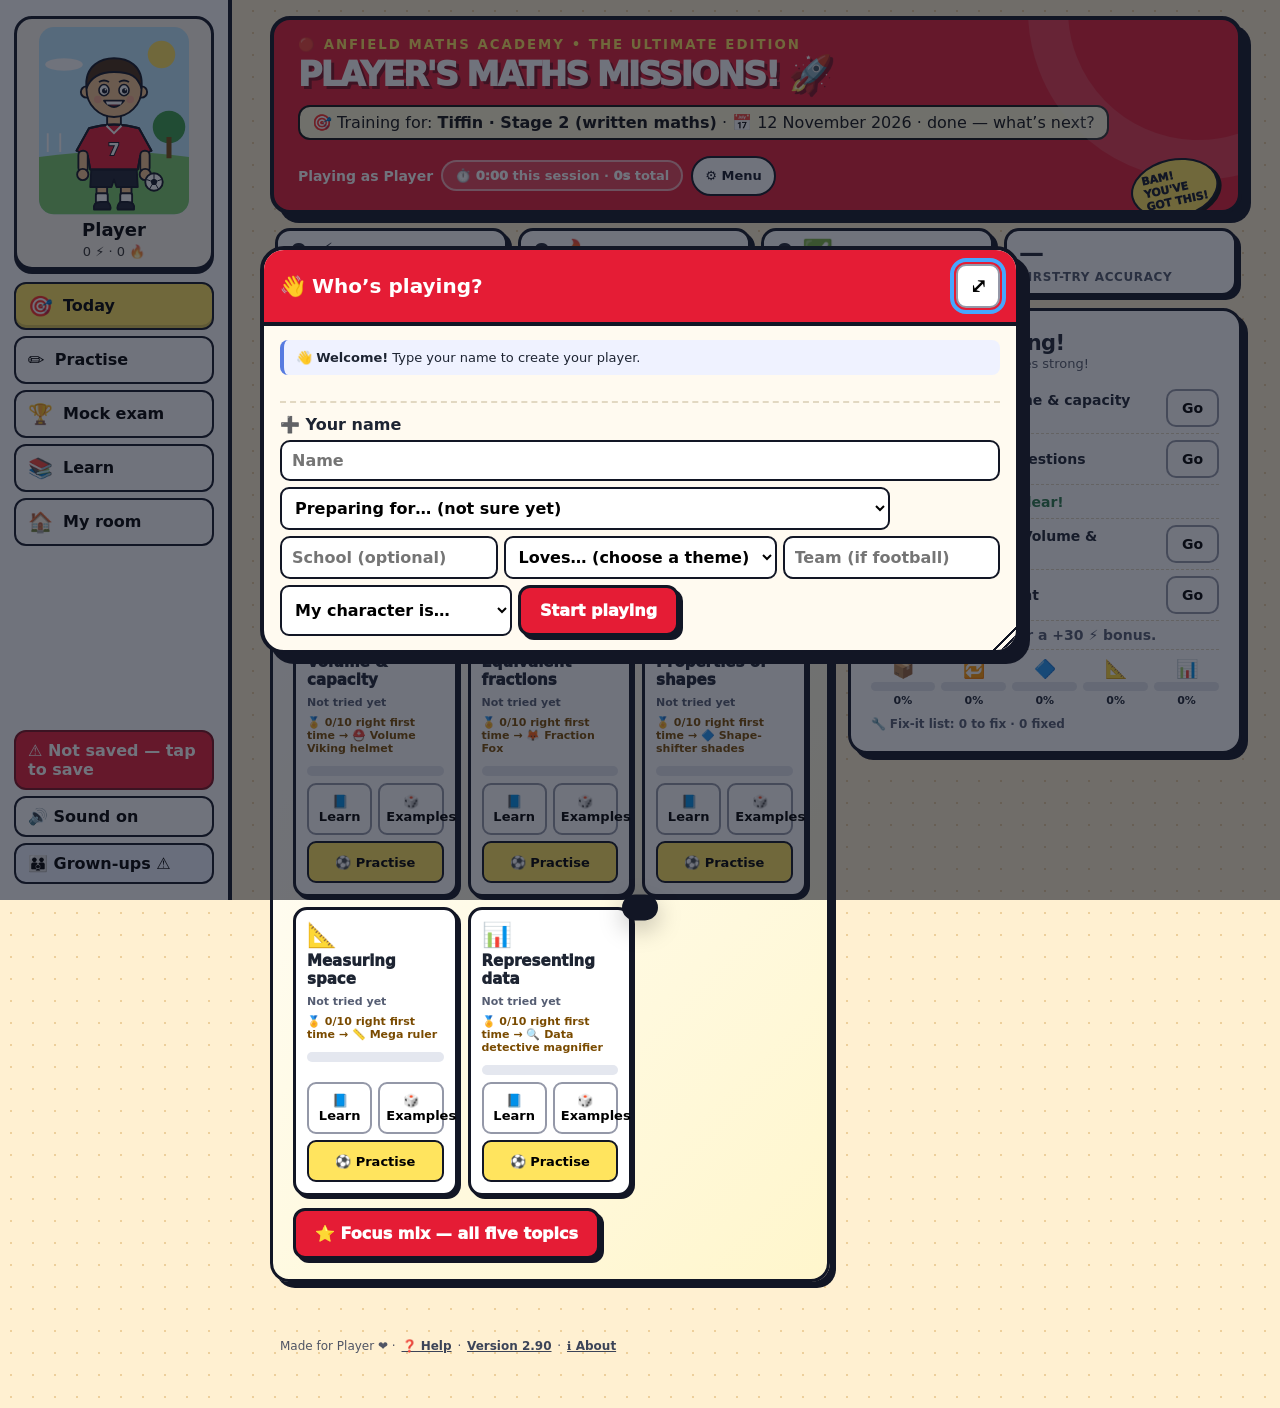
<file: index.html>
<!DOCTYPE html>
<html lang="en-GB">
<head>
<meta charset="utf-8"><meta name="viewport" content="width=device-width, initial-scale=1, viewport-fit=cover"><meta name="theme-color" content="#e51c35">
<title>Apollo’s Maths Missions — Ultimate Edition</title>
<link rel="manifest" href="manifest.webmanifest"><link rel="icon" href="icons/icon-192.png" type="image/png"><link rel="apple-touch-icon" href="icons/apple-touch-icon.png"><meta name="apple-mobile-web-app-capable" content="yes"><meta name="mobile-web-app-capable" content="yes"><meta name="apple-mobile-web-app-title" content="Maths Missions"><meta name="apple-mobile-web-app-status-bar-style" content="black-translucent">
<link rel="stylesheet" href="css/app.css">
<link rel="stylesheet" href="css/senior.css">
<script src="config.js"></script>
</head>
<body><main class="shell">
<header class="hero"><small>🔴 ANFIELD MATHS ACADEMY • THE ULTIMATE EDITION</small><h1><span class="pname">Apollo</span>'S<br>MATHS MISSIONS! <span class="rocket">🚀</span></h1><p id="heroSub">Train your brain for Tiffin Stage 2 with hundreds of changing puzzles, comic chaos, proper coaching and epic mock exams!</p><div class="whoplays"><span>Playing as <b class="pname">Apollo</b></span><span class="clockchip" title="Time spent using the app — it pauses when nobody is using it">⏱️ <b id="sessClock">0:00</b> this session · <b id="totalClock">0s</b> total</span><button class="heroBtn" id="switchPlayer" type="button">🔁 Switch player</button><button class="heroBtn" data-help="guide" type="button">❓ Help</button><button class="heroBtn" id="muteBtn" type="button" aria-pressed="false" title="Announcements on/off">🔊 Sound on</button><button class="heroBtn" id="voiceBtn" type="button" title="Voices and read-aloud settings">🎙️ Voices</button><button class="ghost updchip hidden" id="updChip" type="button" data-tip="A new version of the app is ready — tap to see what’s new.">🆕 Update ready</button><button class="heroBtn hidden" id="installBtn" type="button">📲 Install app</button></div><span class="sticker">BAM!<br>YOU'VE<br>GOT THIS!</span></header>
<section class="stats" aria-label="Your progress"><div class="stat"><strong id="points">0 ⚡</strong><span>Power points</span></div><div class="stat"><strong id="streak">0 🔥</strong><span>Goal streak</span></div><div class="stat"><strong id="solved">0 ✅</strong><span>Missions solved</span></div><div class="stat"><strong id="accuracy">—</strong><span>First-try accuracy</span></div></section>
<section class="savebar warn" id="saveBar" aria-label="Save my progress"><div class="savestate" role="status" aria-live="polite"><span class="saveicon" id="saveIcon" aria-hidden="true">⚠️</span><div><b id="saveTitle">Not saved to a file yet</b><span class="mini" id="saveDetail">Your progress is kept in this browser.</span><span class="filechip" id="fileChip"></span></div></div><div class="savebtns"><button class="primary" id="saveBtn" type="button">💾 Save progress</button><button class="ghost" id="openBtn" type="button">📂 Open progress file</button><button class="ghost" id="saveAsBtn" type="button">📄 Save as…</button><button class="ghost" id="exportBtn" type="button" title="Download a copy of your progress file (.json)">⬇️ Export (.json)</button></div></section>
<div class="layout"><aside>
<section class="panel"><h2>🏟️ Pick your mission</h2><p class="section-note">All levels use real maths thinking. Choose what you'd like to train!</p><div class="topics" id="topics"></div><h2 style="margin-top:18px">🎮 Difficulty</h2><div class="choices" id="levels"><button class="chip" data-level="warmup">Warm-up</button><button class="chip active" data-level="match">Match day</button><button class="chip" data-level="boss">Boss battle</button></div><p class="mini">Warm-up = gentler questions · Match day = mixed challenges · Boss battle = harder templates and bigger rewards</p></section>
<section class="panel"><h2>🧠 Coach's playbook</h2><div class="coach" id="coach"></div><div class="comic"><span class="head">💥 OI, <span class="pname up">Apollo</span>!</span><br>Being stuck is just your brain getting stronger. Ask for a clue, not the whole answer!</div></section>
<section class="panel"><h2>👪 Parent dashboard</h2><p class="section-note">Time on the app, time in the Shop, every question and mistake, topic strengths, mocks and more — for <span class="pname">Apollo</span> and any other players.</p><button class="secondary" id="dashboardToggle" type="button">📊 Open parent dashboard</button><button class="ghost" id="export" style="margin-top:10px" type="button">⬇️ Export every question (CSV)</button><div id="dashboard" class="hidden"></div></section><section class="panel hidden" id="leaderboard"><h2>🏆 Leaderboard</h2><div id="lbBody"></div></section><section class="panel"><h2>🏆 Your medals</h2><div id="medals" class="mini">Solve a mission to earn your first medal.</div><button class="reset" id="reset">Reset saved progress</button></section>
</aside>
<div><div class="toprow"><section class="panel playercard" id="playerCard" aria-label="My player"><div class="pc-avatar" id="pcAvatar"></div><div class="pc-info"><h2>🧍 My player</h2><div class="ptitle hidden" id="pcTitle"></div><div class="wallet"><span class="wallet-amt" id="walletAmt">0</span> ⚡ to spend</div><div class="goal" id="goalBox"></div><div class="pc-btns"><button class="primary" id="openShop" type="button">🛍️ Shop</button><button class="secondary" id="openLook" type="button">🎨 Change my look</button></div><p class="mini daily" id="dailyLine"></p><button class="shopnews" id="shopNews" type="button" aria-live="polite"></button></div></section><section class="panel plancard" id="planCard" aria-label="Today’s plan"><h2>📅 <span id="countdown"></span></h2><p class="section-note" id="planMsg"></p><ul class="tasks" id="planTasks"></ul><div class="readiness" id="readiness" aria-label="Focus topic readiness"></div><p class="mini fixline" id="fixLine"></p></section></div><section class="panel" id="mission"><div class="mission-head"><span class="tag" id="missionTag">NEXT QUESTION</span><span class="tag yellow" id="tierTag">MATCH DAY ⚽</span><button class="ghost mobile-only" id="jumpTopics" type="button">🗂️ Topics</button><div class="mission-avatar" id="missionAvatar" title="My player — tap to change your look"></div></div><div class="micro"><span id="roundText">Match 1 of 10</span><span id="topicText">Number detectives</span></div><div class="progressOuter"><div class="progressInner" id="progress"></div></div><div class="starthere" id="startHere" aria-hidden="true">👉 <b>Start here!</b> Read the question, type your answer in the box and press <b>SHOOT!</b> ⚽</div><div class="qwrap"><button class="say-btn" data-say="question" type="button" aria-label="Read the question aloud" title="Read aloud">🔊</button><div class="question" id="question"></div></div><div id="figure" class="figure hidden"></div><div id="methodTag" class="mini" style="font-weight:850;margin-top:-12px;margin-bottom:16px"></div><div class="answer-row"><label for="answer" class="hidden">Your answer</label><input class="answer-input" id="answer" type="text" inputmode="decimal" autocomplete="off" placeholder="Your answer..."><button class="minus-key" id="minusKey" type="button" aria-label="Type a minus sign" title="Minus sign">−</button><span class="unit" id="unit"></span><button class="primary" id="check">SHOOT! ⚽</button></div><div class="anspreview hidden" id="ansPreview" aria-live="polite"></div><div id="feedback" class="feedback hidden" aria-live="polite"></div><p class="nudge hidden" id="nudge"></p><div id="hints" aria-live="polite"></div><div id="scratch" class="scratch hidden"><div class="scratchbar"><b>✏️ Working out</b><button class="pen active" data-pen="#121625" type="button" aria-label="Black pen" style="background:#121625"></button><button class="pen" data-pen="#e51c35" type="button" aria-label="Red pen" style="background:#e51c35"></button><button class="pen" data-pen="#2457d6" type="button" aria-label="Blue pen" style="background:#2457d6"></button><button class="ghost" data-pen="eraser" type="button">🧽 Rubber</button><button class="ghost" data-clear type="button">🗑️ Clear</button><button class="ghost" data-closepad type="button">✕</button></div><canvas id="scratchCanvas" aria-label="Scratchpad for working out"></canvas></div><div id="explain" class="explain hidden" aria-live="polite"></div><div id="solution" class="solution hidden"></div><div class="actions"><button class="secondary" id="hint">💡 Give me a hint (0/3)</button><button class="ghost" id="scratchBtn" type="button" aria-expanded="false" aria-controls="scratch">✏️ Scratchpad</button><button class="ghost" id="explainBtn" type="button" aria-expanded="false" aria-controls="explain">🧒 Explain it simply</button><button class="ghost" id="showSolution">📖 Teach me the method</button><button class="ghost" id="next">➡️ Next Question</button></div><p class="mini">Every right answer earns ⚡ to spend in the Shop (Focus Zone topics earn a bonus). Hint 1 gives a nudge. Hint 2 suggests a plan. Hint 3 shows the first calculation. <b>Explain it simply</b> puts the question into everyday words without giving the answer away. The worked method explains every step.</p></section>
<section class="panel"><h2>🎯 Match centre</h2><div class="micro"><span id="matchText">0 / 10 completed</span><span id="matchScore">0 points this match</span></div><div class="progressOuter"><div class="progressInner" id="matchProgress"></div></div><p class="section-note" style="margin-top:11px">Train a topic, test yourself in a sprint, or take a 40-question mock. The coach tracks your results across different maths skills.</p><div class="levelbar"><button class="secondary" id="mixed">🎲 Mixed-topic challenge</button><button class="ghost" id="newMatch">🔄 Restart session</button></div><div id="report" class="hidden" style="margin-top:15px"></div></section>
<section class="panel focuszone" id="focusZone"><h2>⭐ <span class="pname">Apollo</span>’s Focus Zone<span class="new">NEW</span></h2><p class="section-note">The five topics to boss before <span class="examname">your exam</span>. <b>📘 Learn</b> step by step, study <b>🎲 Examples</b>, then <b>⚽ Practise</b>. Focus questions earn bonus ⚡, streaks and mastery rewards.</p><div class="focusgrid" id="focusGrid"></div><button class="primary" id="focusMix">⭐ Focus mix — all five topics</button><div id="lesson" class="lesson hidden" aria-live="polite"></div></section><section class="panel"><h2>🎮 Choose your game mode</h2><div class="choices" id="modes"><button class="chip active" data-mode="training">⚽ 10-question match</button><button class="chip" data-mode="sprint">⚡ 5-minute sprint</button><button class="chip" data-mode="mock">🏆 40-question mock</button><button class="chip" data-mode="endless">🚀 Endless practice</button></div><div class="micro" style="margin-top:14px"><span id="modeExplainer">10 questions, hints and coaching allowed.</span><strong id="timerDisplay" aria-live="off">⏱️ No timer</strong></div><p class="mini" id="mockInfo">Mocks: 40 mixed questions in 50 minutes, no hints until review. The real Stage 2 paper is roughly 40–60 minutes with answers written by hand, and it changes every year, so keep a pencil and paper handy. These are original practice questions, not official past papers.</p><div class="levelbar" style="margin-top:6px"><button class="secondary" id="startMode">▶️ Start selected mode</button><button class="ghost" id="printMockBtn" type="button">🖨️ Print a paper mock</button><a class="tiffinlink" id="examLink" href="https://www.tiffinschool.co.uk/wp-content/uploads/2024/05/Illustrative-questions-Maths.pdf" target="_blank" rel="noopener">📄 Tiffin’s own sample maths questions (official PDF)</a></div></section><section class="panel"><h2>📚 How to win at word problems</h2><div class="note"><b>The 5-step <span class="pname">Apollo</span> approach:</b> <b>1.</b> Read it twice. <b>2.</b> Underline the numbers and what's asked. <b>3.</b> Draw a bar model, table or sketch. <b>4.</b> Calculate in small steps. <b>5.</b> Check the answer makes sense and include units.</div><div class="note tiffin-note" id="examNote"><b>📋 The real Tiffin Stage 2 maths test — Thursday 12 November 2026.</b> Answers are handwritten on paper; it is a similar length to Stage 1 (about 40–60 minutes); it assumes the Year 5 National Curriculum; and some questions use unfamiliar formats to see how you adapt. Rough working is not marked, but it helps you get the right answer! <span class="mini">(From Tiffin School’s 2027-entry admissions FAQs and illustrative maths questions.)</span></div><p class="mini" id="examMade">Made as original Tiffin-style practice, not an official Tiffin School paper or an official Liverpool FC/Beano product. Your progress is saved in this browser automatically, and you can save it to your own progress file with 💾 Save progress. The app works offline.</p></section>
</div></div><footer class="footer">Made for <span class="pname">Apollo</span> ❤️ · Original comic-style graphics, football flavour and carefully worked questions · No adverts, accounts or internet required. · <button class="linkbtn" data-help="guide" type="button">❓ Help</button> · <button class="linkbtn" data-help="versions" type="button" id="appVersion">Version</button><span class="aidisc">🤖 <b>Made with AI.</b> This app, its questions, worked methods, lessons and artwork were created with the help of AI (Claude, by Anthropic). They have been carefully tested but may still contain mistakes — please check anything important. Not affiliated with, or endorsed by, any school or test provider. <span id="examLinks"><a href="https://www.tiffinschool.co.uk/wp-content/uploads/2024/05/Illustrative-questions-Maths.pdf" target="_blank" rel="noopener">Tiffin’s official sample maths questions</a> · <a href="https://www.tiffinschool.co.uk/admissions/year-7-admissions/" target="_blank" rel="noopener">Tiffin admissions</a></span></span></footer></main>
<dialog class="locker" id="locker" aria-label="Locker Room"><div class="lk-head"><h2>🧍 <span class="pname">Apollo</span>’s Locker Room</h2><span class="lk-wallet">0 ⚡ to spend</span><button class="ghost lk-close" data-close type="button" aria-label="Close">✕</button></div>
<div class="lk-tabs" role="tablist"><button class="chip" data-tab="look" role="tab">🎨 My look</button><button class="chip" data-tab="shop" role="tab">🛍️ Shop</button><button class="chip" data-tab="stuff" role="tab">🎒 My stuff</button><button class="chip" data-tab="skill" role="tab">🏅 Skill unlocks</button></div>
<div class="lk-main"><div class="lk-avatar"></div><div class="lk-body"></div></div></dialog>
<dialog class="players" id="players" aria-label="Who's playing?"><div class="lk-head"><h2>👋 Who’s playing?</h2><button class="ghost lk-close" data-close type="button" aria-label="Close">✕</button></div><div class="pl-body"></div></dialog>
<dialog class="parent" id="parent" aria-label="Parent dashboard"><div class="lk-head"><h2>👪 Parent dashboard</h2><span class="pd-who"></span><button class="ghost lk-close" data-close type="button" aria-label="Close">✕</button></div>
<div class="lk-tabs pd-tabs pd-groups"><button class="chip" data-ptab="overview">🏠 Overview</button><span class="pd-grp"><b>📋 Plan</b><button class="chip" data-ptab="plan">Exam plan &amp; dates</button></span><span class="pd-grp"><b>📈 Progress</b><button class="chip" data-ptab="ready">Readiness</button><button class="chip" data-ptab="focus">Focus areas</button><button class="chip" data-ptab="topics">Topics</button><button class="chip" data-ptab="types">Question types &amp; mistakes</button><button class="chip" data-ptab="mocks">Mocks</button><button class="chip" data-ptab="learning">Learning</button></span><span class="pd-grp"><b>⏱️ Time &amp; activity</b><button class="chip" data-ptab="time">Time</button><button class="chip" data-ptab="activity">Activity</button></span><span class="pd-grp"><b>🎮 Games &amp; rewards</b><button class="chip" data-ptab="games">Starlane</button><button class="chip" data-ptab="shop">Shop</button></span><span class="pd-grp"><b>⚙️ Family &amp; settings</b><button class="chip" data-ptab="family">Family &amp; data</button><button class="chip" data-ptab="settings">Settings</button></span><input class="pd-find" type="search" placeholder="🔎 Find anything (e.g. mock, export, Starlane)" aria-label="Find anything in the parent dashboard"></div>
<div class="pd-body"></div></dialog>
<dialog class="learn" id="learn" aria-label="Learn Studio"><div class="lk-head"><h2 class="ln-title">📘 Learn</h2><button class="ghost lk-close" data-close type="button" aria-label="Close">✕</button></div><div class="ln-body"></div></dialog>
<dialog id="updateDlg" class="updatedlg" aria-label="New version"><button class="dlg-x" type="button" onclick="this.closest('dialog').close()" aria-label="Close">✕</button><div id="upBody"></div></dialog>
<dialog id="famDlg" class="famdlg" aria-label="Grown-ups"><button class="dlg-x" type="button" data-fam="cancel" aria-label="Close">✕</button><div class="fam-body"></div></dialog>
<dialog class="help" id="help" aria-label="Help"><div class="lk-head"><h2>❓ Help</h2><button class="ghost lk-close" data-close type="button" aria-label="Close">✕</button></div><div class="lk-tabs"><button class="chip" data-htab="guide" type="button">📖 How to use the app</button><button class="chip" data-htab="versions" type="button">🆕 Version history</button></div><div class="hp-body"></div></dialog>
<dialog class="arcade" id="arcade" aria-label="Secret Arcade"><div class="lk-head"><h2>🕹️ Secret Arcade</h2><button class="ghost lk-close" data-close type="button" aria-label="Close">✕</button></div><div class="arc-body" id="arcBody"></div></dialog>
<dialog class="admin" id="admin" aria-label="Admin"><div class="lk-head"><h2>🔐 Admin</h2><button class="ghost lk-close" data-close type="button" aria-label="Close">✕</button></div><div class="lk-tabs adm-tabs hidden"><button class="chip" data-atab="rules" type="button">🕹️ Arcade rules</button><button class="chip" data-atab="history" type="button">📊 Play history</button><button class="chip" data-atab="words" type="button">🔑 Words & PIN</button><button class="chip" data-atab="locks" type="button">🔒 Locks</button><button class="chip" data-atab="play" type="button">🎮 Play</button></div><div class="adm-body"></div></dialog>
<dialog class="welcome" id="welcome" aria-label="Welcome"><div class="wl">
 <div class="wl-big">🚀⚽🏆</div><h2>Welcome, <span class="pname">Apollo</span>!</h2>
 <p class="wl-lead">You’re about to become a <b>maths superstar</b>. Every question makes you stronger — and every right answer earns ⚡ power points!</p>
 <div class="wl-points"><div>⚽ <b>Answer questions</b> to earn ⚡</div><div>🛍️ <b>Unlock</b> kits, sidekicks &amp; experiences</div><div>📘 <b>Learn the tricks</b> step by step</div><div>🏆 <b>Win medals</b> and smash today’s plan</div></div>
 <p>Would you like a quick tour? It only takes about 2 minutes.</p>
 <div class="actions wl-btns"><button class="primary" data-wl="player" type="button">🚀 Show me around</button><button class="secondary" data-wl="parent" type="button">👪 Tour for grown-ups</button><button class="ghost" data-wl="later" type="button">Maybe later</button></div>
 <p class="wl-ai">🤖 Made with AI — questions and lessons are carefully tested but may contain mistakes. Not affiliated with Tiffin School.</p>
 <label class="chk wl-no"><input type="checkbox" id="wlNoAsk"> Don’t ask me again (the tour is always in ❓ Help)</label></div></dialog>
<dialog class="voices" id="voices" aria-label="Voices"><div class="lk-head"><h2>🎙️ Voices &amp; reading aloud</h2><button class="ghost lk-close" data-close type="button" aria-label="Close">✕</button></div><div class="vc-body" id="vcBody"></div></dialog>
<div id="printArea" class="printarea"></div>
<div class="burst" id="burst" aria-hidden="true"></div>
<button class="gotoq hidden" id="gotoQ" type="button">✏️ Answer questions ↓</button>
<div class="toast" id="toast" role="status" aria-live="polite"></div>
<!-- Data layer (no DOM) -->
<script src="js/core.js"></script>
<script src="js/data/topics.js"></script>
<script src="js/data/questions-core.js"></script>
<script src="js/data/questions-focus.js"></script>
<script src="js/data/questions-extra.js"></script><script src="js/data/questions-agent.js"></script><script src="js/data/questions-exams.js"></script><script src="js/data/questions-sats.js"></script><script src="js/data/questions-ks2.js"></script><script src="js/data/questions-ks1.js"></script><script src="js/data/questions-ks3.js"></script><script src="js/data/questions-gcse.js"></script><script src="js/data/questions-gcse-f1.js"></script><script src="js/data/questions-gcse-f2.js"></script><script src="js/data/questions-gcse-h.js"></script><script src="js/data/difficulty.js"></script>
<script src="js/data/lessons.js"></script>
<script src="js/data/explainers.js"></script>
<script src="js/data/marking.js"></script><script src="js/data/algebra.js"></script>
<script src="js/data/shop.js"></script>
<script src="js/data/shop-extra.js"></script><script src="js/data/shop-themes.js"></script>
<script src="js/data/learning.js"></script>
<script src="js/data/learning-more.js"></script>
<script src="js/data/learning-sats.js"></script><script src="js/data/learning-ks2.js"></script><script src="js/data/learning-ks1-ks3.js"></script><script src="js/data/learning-gcse.js"></script>
<script src="js/data/metrics.js"></script><script src="js/data/senior-shop.js"></script>
<script src="js/data/help.js"></script>
<script src="js/data/arcade-rules.js"></script><script src="js/data/exam-dates.js"></script><script src="js/data/exams.js"></script>
<!-- Presentation, storage and app -->
<script src="js/render/render.js"></script><script src="js/render/figures-ks1.js"></script><script src="js/render/maths.js"></script>
<script src="js/render/avatar.js"></script>
<script src="js/render/avatar-extra.js"></script><script src="js/render/avatar-senior.js"></script>
<script src="js/storage.js"></script>
<script src="js/learn.js"></script>
<script src="js/help.js"></script>
<script src="js/retro.js"></script>
<script src="js/games.js"></script>




<script src="js/arcade.js"></script>
<script src="js/admin.js"></script>
<script src="js/family.js"></script>
<script src="js/locker.js"></script>
<script src="js/players.js"></script>
<script src="js/parent.js"></script>
<script src="js/scratchpad.js"></script>
<script src="js/print.js"></script>
<script src="js/pwa.js"></script>
<script src="js/speech.js"></script>
<script src="js/voices.js"></script>
<script src="js/tour.js"></script>
<script src="js/update.js"></script>
<script src="js/tips.js"></script>
<script src="js/windows.js"></script>
<script src="js/app.js"></script><script src="js/hub.js"></script><script src="js/themes.js"></script><script src="js/student.js"></script><script src="js/protect.js"></script><script src="js/stages.js"></script><script src="js/gcse.js"></script><script src="js/senior.js"></script>
</body>
</html>
</file>
<file: css/app.css>
/* Apollo's Maths Missions — presentation styles */
:root{--red:#e51c35;--dark:#121625;--ink:#1d2432;--paper:#fffaf0;--yellow:#ffe45e;--blue:#64d9f5;--green:#3dcf9b;--line:#212638;--muted:#687081}*{box-sizing:border-box}body{margin:0;color:var(--ink);font-family:system-ui,-apple-system,Segoe UI,Arial,sans-serif;background:#fff0d1;background-image:radial-gradient(#edcf9b 1px,transparent 1px);background-size:22px 22px}button,input,select{font:inherit}button{cursor:pointer}button:focus-visible,input:focus-visible,select:focus-visible{outline:4px solid #46a7ff;outline-offset:2px}.shell{max-width:1150px;margin:auto;padding:16px 18px 50px}.hero{position:relative;overflow:hidden;background:var(--red);color:white;border:4px solid var(--dark);border-radius:25px;box-shadow:9px 9px 0 var(--dark);padding:24px 30px;margin-bottom:25px}.hero:before{content:"";position:absolute;width:400px;height:400px;right:-130px;top:-180px;border:40px solid #fff2;transform:rotate(24deg);border-radius:50%}.hero small{font-weight:900;letter-spacing:2px;color:var(--yellow)}h1{font-size:clamp(32px,5.6vw,60px);line-height:1.02;margin:7px 0 12px;font-weight:1000;letter-spacing:-2px;text-transform:uppercase;text-shadow:3px 3px 0 #801021}.hero p{max-width:680px;margin:0;font-weight:650}.sticker{position:absolute;right:35px;bottom:18px;transform:rotate(-12deg);background:var(--yellow);color:var(--dark);border:3px solid var(--dark);padding:12px 16px;border-radius:50%;font-weight:1000;box-shadow:4px 4px 0 #111}.stats{display:grid;grid-template-columns:repeat(4,1fr);gap:12px;margin:0 5px 22px}.stat{background:white;border:3px solid var(--dark);border-radius:15px;padding:12px 15px;box-shadow:4px 4px 0 var(--dark)}.stat strong{display:block;font-size:25px;line-height:1.1}.stat span{font-size:12px;color:#50596b;font-weight:800;text-transform:uppercase;letter-spacing:.6px}.layout{display:grid;grid-template-columns:295px minmax(0,1fr);gap:19px;align-items:start}.panel{background:#fff;border:3px solid var(--dark);box-shadow:6px 6px 0 var(--dark);border-radius:19px;padding:20px;margin-bottom:18px}.panel h2{font-size:21px;margin:0 0 13px;letter-spacing:-.6px}.topics{display:grid;gap:8px}.topic{display:flex;gap:9px;align-items:center;text-align:left;width:100%;border:2px solid #cdd0da;background:#f8f8fc;border-radius:12px;padding:10px;color:#292d38;font-size:14px;font-weight:850;transition:transform .12s,background .12s}.topic:hover{transform:translateX(3px)}.topic.active{background:var(--yellow);border-color:var(--dark);box-shadow:3px 3px 0 var(--dark)}.topic .emoji{font-size:21px}.topic .small{font-size:10px;color:#717482;margin-left:auto}.choices{display:flex;flex-wrap:wrap;gap:7px;margin-top:9px}.chip{border:2px solid var(--dark);background:white;border-radius:30px;padding:6px 12px;font-weight:800;font-size:12px}.chip.active{background:var(--blue)}.coach{background:#fff4a0;border:2px dashed #966d00;border-radius:12px;padding:12px;font-size:13px;line-height:1.55}.coach b{color:#6c4200}.coach ol{padding-left:18px;margin:8px 0 0}.progressOuter{height:15px;background:#e9ebf0;border:2px solid var(--dark);border-radius:30px;overflow:hidden}.progressInner{height:100%;width:0;background:repeating-linear-gradient(125deg,#34c98d,#34c98d 12px,#66e4b1 12px,#66e4b1 24px);transition:width .3s}.mission-head{display:flex;justify-content:space-between;align-items:center;gap:10px;flex-wrap:wrap}.tag{font-size:12px;font-weight:950;text-transform:uppercase;letter-spacing:1px;padding:7px 11px;border:2px solid var(--dark);border-radius:7px;background:var(--blue);transform:rotate(-2deg)}.tag.yellow{background:var(--yellow)}.question{font-size:clamp(20px,3vw,29px);font-weight:850;line-height:1.36;margin:22px 0;white-space:pre-line}.answer-row{display:flex;gap:11px;align-items:center;flex-wrap:wrap}.answer-input{width:min(280px,100%);border:3px solid var(--dark);border-radius:12px;padding:15px;background:#f9fbff;font-size:25px;font-weight:900}.unit{font-weight:900;font-size:15px}.primary{border:3px solid var(--dark);border-radius:12px;background:var(--red);color:#fff;font-weight:950;padding:13px 19px;box-shadow:4px 4px 0 var(--dark)}.primary:hover{filter:brightness(1.08);transform:translateY(-1px)}.secondary{background:var(--yellow);border:2px solid var(--dark);border-radius:10px;padding:11px 13px;font-weight:850}.ghost{background:white;border:2px solid #9498a8;border-radius:10px;padding:11px 13px;font-weight:800}.actions{display:flex;gap:9px;flex-wrap:wrap;margin-top:17px}.feedback{padding:13px 16px;border:2px solid var(--dark);border-radius:12px;margin-top:14px;font-weight:750;line-height:1.45}.feedback.good{background:#c9f9df}.feedback.try{background:#ffe8a0}.feedback.info{background:#d6edff}.hidden{display:none!important}.hint{border-left:7px solid #faac26;background:#fff6db;margin-top:13px;padding:12px 14px;border-radius:7px;line-height:1.5}.hint b{display:block}.solution{margin-top:15px;background:#edfbf8;border:2px solid #25795e;border-radius:12px;padding:15px;line-height:1.65}.solution b{display:block;color:#115f4a}.solution .step{margin:6px 0}.comic{background:var(--yellow);border:3px solid var(--dark);border-radius:18px;transform:rotate(-1deg);padding:14px;position:relative;font-weight:850;margin-top:12px}.comic:after{content:"";position:absolute;bottom:-13px;left:26px;width:20px;height:20px;background:var(--yellow);border-right:3px solid var(--dark);border-bottom:3px solid var(--dark);transform:rotate(45deg)}.comic .head{font-size:25px}.footer{font-size:12px;color:#505565;margin:35px 10px 0;line-height:1.6}.rocket{font-size:36px}.section-note{font-size:13px;color:#565c6c;margin:-3px 0 12px}.mini{font-size:12px;color:#555d72}.micro{display:flex;justify-content:space-between;font-size:12px;font-weight:850;margin:5px 1px 7px}.spark{animation:pop .5s ease both}@keyframes pop{0%{transform:scale(.92)}60%{transform:scale(1.04)}100%{transform:scale(1)}}select{max-width:100%;border:2px solid var(--dark);background:#fff;padding:9px;border-radius:9px;font-weight:800}.reset{background:none;border:none;color:#8b2635;text-decoration:underline;font-size:12px;margin-top:12px;cursor:pointer}.levelbar{display:flex;gap:7px;align-items:center;flex-wrap:wrap}.toggle{display:flex;align-items:center;gap:7px;font-size:12px;font-weight:800;margin-top:13px}.note{background:#eff2ff;padding:10px 12px;border-left:4px solid #577be0;font-size:13px;border-radius:8px}.medal{display:inline-block;padding:5px 8px;background:#ffe27d;border:2px solid #2b2931;border-radius:30px;font-weight:900;font-size:12px}@media(max-width:820px){.layout{grid-template-columns:1fr}.topics{grid-template-columns:repeat(2,1fr)}.sticker{position:static;display:inline-block;margin-top:18px;font-size:12px}.hero{padding:20px}.stats{grid-template-columns:repeat(2,1fr)}.panel{padding:16px}.shell{padding:12px 13px 40px}}@media(max-width:400px){.topics{grid-template-columns:1fr}.answer-input{width:100%}}

.mode-note{padding:11px;border-radius:11px;background:#f3f6ff;border:2px dashed #66719c;font-size:13px}.skill{margin:10px 0}.skilltop{display:flex;justify-content:space-between;gap:7px;font-size:12px;font-weight:800}.skillbar{margin-top:4px;border-radius:99px;background:#e4e7ef;height:10px;overflow:hidden}.skillbar>span{display:block;background:linear-gradient(90deg,#ea283f,#ffbc49);height:100%}.dashboard-card{border:2px solid #d8dbe7;padding:10px;border-radius:12px;margin:8px 0;background:#fcfcff}.report-head{font-size:21px;font-weight:950;margin-bottom:10px}.summarygrid{display:grid;grid-template-columns:repeat(3,1fr);gap:8px}.summarygrid div{border-radius:10px;padding:10px;background:#fff4a0;font-weight:900;text-align:center}.summarygrid small{display:block;font-size:10px;line-height:1.4;font-weight:700}.questioncard{padding:12px;background:#fff;border:2px solid #e2e5ef;border-radius:12px;margin:9px 0}.questioncard summary{cursor:pointer;font-weight:850}.danger{background:#ffe3e9}.successbg{background:#d8fae7}.timerurgent{color:#bb142d;animation:pop 1s infinite}.muted{color:#555d72}.correctness{font-size:12px;font-weight:750}.reviewstep{margin:4px 0;font-size:13px}.actions button:disabled,.answer-row button:disabled{opacity:.5;cursor:not-allowed}@media(max-width:600px){.summarygrid{grid-template-columns:1fr 1fr}.chip{padding:10px 12px}.hero:before{display:none}}
html{-webkit-text-size-adjust:100%}.shell{padding-left:max(18px,env(safe-area-inset-left));padding-right:max(18px,env(safe-area-inset-right))}.question{overflow-wrap:anywhere}
.figure{margin:-8px 0 18px;background:#fbfcff;border:2px solid #dfe3ee;border-radius:14px;padding:10px;overflow-x:auto}.qfig{display:block;width:100%;max-width:440px;height:auto;margin:auto}
.tablewrap{overflow-x:auto;-webkit-overflow-scrolling:touch;margin:6px 0}.qtable{border-collapse:collapse;margin:auto;font-size:14px;min-width:260px}.qtable th,.qtable td{border:2px solid #d4d8e4;padding:6px 10px;text-align:center}.qtable thead th{background:var(--yellow)}.qtable tbody th{background:#f3f5fb;text-align:left}
.focuszone{background:linear-gradient(135deg,#fff 0%,#fff6cc 100%)}.focuszone h2 .new{font-size:11px;vertical-align:middle;background:var(--red);color:#fff;border-radius:20px;padding:3px 8px;margin-left:6px;letter-spacing:.5px}
.focusgrid{display:grid;grid-template-columns:repeat(auto-fit,minmax(min(138px,100%),1fr));gap:10px;margin-bottom:12px}.fcard{min-width:0;border:3px solid var(--dark);border-radius:14px;padding:11px;background:#fff;box-shadow:3px 3px 0 var(--dark);display:flex;flex-direction:column;gap:7px}.fcard.on{background:#fff4a0}.fcard .ft{font-weight:950;font-size:15px;display:flex;flex-direction:column;align-items:flex-start;gap:2px;line-height:1.2}.fcard .fe{font-size:24px}.fcard .fm{font-size:11px;color:#555d72;font-weight:800}.fcard .fb{display:flex;flex-wrap:wrap;gap:6px;margin-top:auto}.fcard .fb button{flex:1 1 60px;min-width:0;padding:9px 6px;font-size:13px;border-radius:9px;min-height:42px}
.lesson{margin-top:14px;border:3px dashed #25795e;background:#f2fffa;border-radius:16px;padding:14px;line-height:1.55}.lesson h3{margin:0 0 8px}.lesson .eg{background:#fff;border-left:6px solid var(--red);border-radius:8px;padding:9px 12px;margin:10px 0}.lesson .qfig{margin:10px auto}.lesson ul,.lesson ol{padding-left:20px}
.topic.focus .star{color:#e51c35}.mobile-only{display:none}.tiffin-note{margin-top:12px;border-left-color:var(--red);background:#fff1f3}
@media(max-width:820px){.layout{display:flex;flex-direction:column;align-items:stretch}.layout>aside{order:2;min-width:0}.layout>div{order:1;min-width:0}.mobile-only{display:inline-block}.mission-head .mobile-only{padding:7px 10px;font-size:12px}}
@media(max-width:600px){.answer-row .primary{flex:1 1 100%;padding:15px}.actions button{flex:1 1 auto;min-height:46px}.answer-input{width:auto;flex:1 1 150px;min-width:0}.chip{min-height:42px}.topic{min-height:46px}}
@media(hover:none){.topic:hover,.primary:hover{transform:none}}
@media(max-width:820px){.topics{grid-template-columns:repeat(2,minmax(0,1fr))}.topic{min-width:0}.topic span{overflow-wrap:anywhere}}@media(max-width:400px){.topics{grid-template-columns:minmax(0,1fr)}}@media(max-width:440px){.fcard{padding:9px}.fcard .ft{font-size:13.5px;gap:5px}.fcard .fe{font-size:20px}.fcard .fb button{font-size:12px;padding:8px 4px}}
/* ---- Save bar ---- */
.savebar{display:flex;gap:12px;align-items:center;justify-content:space-between;flex-wrap:wrap;background:#fff;border:3px solid var(--dark);border-radius:16px;box-shadow:4px 4px 0 var(--dark);padding:11px 14px;margin:0 5px 22px}
.savebar.good{background:#e3fbef}.savebar.warn{background:#fff6cf}.savebar.bad{background:#ffe3e9}
.savestate{display:flex;gap:10px;align-items:flex-start;flex:1 1 300px;min-width:0}.saveicon{font-size:26px;line-height:1}.savestate b{display:block;font-size:16px}.savestate .mini{display:block;margin-top:2px;line-height:1.4}
.savebtns{display:flex;gap:8px;flex-wrap:wrap}.savebtns button{min-height:44px}
.linkbtn{background:none;border:none;text-decoration:underline;font-weight:800;color:#3c4458;font-size:13px;padding:6px}
.toast{position:fixed;left:50%;bottom:calc(16px + env(safe-area-inset-bottom,0px));transform:translate(-50%,140%);background:var(--dark);color:#fff;font-weight:850;padding:13px 18px;border-radius:14px;box-shadow:0 8px 24px rgba(0,0,0,.25);max-width:min(560px,calc(100vw - 24px));text-align:center;transition:transform .25s;z-index:50}
.toast.show{transform:translate(-50%,0)}
/* ---- Explain it simply ---- */
.explain{margin-top:14px;background:#eef6ff;border:2px solid #3b78d8;border-radius:14px;padding:14px 15px;line-height:1.55}
.explain .xhead{display:block;color:#1f4f9e;letter-spacing:.6px;margin-bottom:6px}.xrow{display:flex;gap:10px;margin:10px 0}.xrow .xi{font-size:20px;line-height:1.3}.xrow ol,.xrow ul{margin:4px 0 0;padding-left:20px}
#explainBtn[aria-expanded=true]{background:#d6e7ff;border-color:#3b78d8}
/* ---- Touch screens: comfortable tap targets ---- */
@media(pointer:coarse){.chip,.ghost,.secondary,.primary,.topic,.reset{min-height:44px}.reset{padding:10px}}
/* ---- Phones in landscape / short screens ---- */
@media(max-height:520px) and (orientation:landscape){.hero{padding:14px 20px}.hero h1{font-size:30px;margin:4px 0 6px}.hero p{display:none}.sticker{display:none}.stats{grid-template-columns:repeat(4,1fr)}.stat strong{font-size:18px}.question{font-size:20px;margin:14px 0}}
/* ---- Small phones ---- */
@media(max-width:600px){.sticker{display:none}.hero{padding:18px 18px 20px}.hero p{font-size:15px}.savebar{margin:0 0 18px}.savebtns{width:100%}.savebtns button{flex:1 1 auto}}
@media(max-width:360px){.stats{grid-template-columns:1fr 1fr;gap:8px}.stat{padding:9px 10px}.stat strong{font-size:20px}.panel{padding:13px}}
/* ---- Large screens ---- */
@media(min-width:1500px){.shell{max-width:1440px}.layout{grid-template-columns:330px minmax(0,1fr)}.question{font-size:31px}.qfig{max-width:520px}}
@media(min-width:2000px){.shell{max-width:1760px;font-size:18px}.layout{grid-template-columns:380px minmax(0,1fr);gap:26px}.question{font-size:36px}.qfig{max-width:620px}.panel h2{font-size:25px}.topic{font-size:16px}.answer-input{font-size:30px;width:340px}.primary,.secondary,.ghost{font-size:18px}}
@media print{.savebar,.toast,.actions,.answer-row{display:none}}

/* ---- Player card ---- */
.playercard{display:flex;gap:16px;align-items:center;background:linear-gradient(135deg,#fff 0%,#e8f6ff 100%)}
.pc-avatar{flex:0 0 150px;max-width:150px}.pc-avatar .avatar-svg{display:block;width:100%;height:auto;border-radius:20px;border:3px solid var(--dark);box-shadow:4px 4px 0 var(--dark)}
.pc-info{flex:1 1 auto;min-width:0}.pc-info h2{margin:0 0 4px}.wallet{font-weight:900;font-size:15px;color:#3c4458}.wallet-amt{font-size:30px;color:var(--red);font-weight:1000}
.goal{margin:8px 0 10px;font-size:14px;line-height:1.4}.progressOuter.slim{height:10px;margin-top:5px}.pc-btns{display:flex;gap:8px;flex-wrap:wrap}.pc-btns button{min-height:44px}.daily{margin:9px 0 0;font-weight:800}
.mission-avatar{width:58px;height:72px;margin-left:auto;cursor:pointer;flex:0 0 auto}.mission-avatar .avatar-svg{width:100%;height:100%;display:block}
.mission-head{flex-wrap:wrap}.nudge{margin:10px 0 0;padding:9px 12px;border-radius:10px;background:#fff4a0;border:2px dashed #b48a00;font-weight:800;font-size:14px}
.fm.unl{color:#7a4b00}
/* ---- Locker Room ---- */
.locker{border:4px solid var(--dark);border-radius:24px;padding:0;width:min(1000px,calc(100vw - 24px));max-height:calc(100dvh - 24px);background:#fffaf0;box-shadow:10px 10px 0 var(--dark);color:var(--ink);overflow:hidden}
.locker[open]{display:flex;flex-direction:column}.locker::backdrop{background:rgba(18,22,37,.55)}
.lk-head{display:flex;align-items:center;gap:10px;padding:14px 16px;background:var(--red);color:#fff;border-bottom:4px solid var(--dark)}.lk-head h2{margin:0;font-size:20px;flex:1}
.lk-wallet{background:var(--yellow);color:var(--dark);border:2px solid var(--dark);border-radius:30px;padding:6px 12px;font-weight:1000;white-space:nowrap}.lk-close{min-width:44px;min-height:44px;font-size:18px}
.lk-tabs{display:flex;gap:7px;flex-wrap:wrap;padding:10px 14px;border-bottom:2px solid #e2d8c2}.lk-tabs .chip{min-height:42px;font-size:13px}
.lk-main{display:grid;grid-template-columns:240px minmax(0,1fr);gap:16px;padding:14px 16px;overflow:auto;min-height:0}
.lk-avatar{position:sticky;top:0;align-self:start}.lk-avatar .avatar-svg{width:100%;height:auto;display:block;border-radius:20px;border:3px solid var(--dark);box-shadow:4px 4px 0 var(--dark)}.center{text-align:center}
.lk-body .note{margin-bottom:12px}.cats{margin:0 0 6px}
.items{display:grid;grid-template-columns:repeat(auto-fill,minmax(min(185px,100%),1fr));gap:10px;margin-top:8px}
.item{background:#fff;border:3px solid var(--dark);border-radius:14px;padding:10px;display:flex;flex-direction:column;gap:5px;cursor:pointer;box-shadow:3px 3px 0 var(--dark);min-width:0}.item:hover{transform:translateY(-2px)}
.item.previewing{outline:4px solid #46a7ff;outline-offset:1px}.item.owned{background:#f1fff6}.item b{font-size:15px}.item .mini{line-height:1.35}
.ihead{display:flex;justify-content:space-between;align-items:center;flex-wrap:wrap;gap:4px}.iicon{font-size:30px;line-height:1}
.tier{font-size:10px;font-weight:950;letter-spacing:.6px;text-transform:uppercase;border:2px solid var(--dark);border-radius:20px;padding:2px 8px}
.tier.free{background:#e6e9f2}.tier.starter{background:#c9f9df}.tier.pro{background:#d6edff}.tier.elite{background:#e7dbff}.tier.legend{background:linear-gradient(90deg,#ffe45e,#ff9aa8)}.tier.skill{background:#ffd8a8}
.ibtns{display:flex;flex-direction:column;gap:4px;margin-top:auto}.ibtns button{min-height:42px;font-size:13px}.ibtns .linkbtn{min-height:32px}
.wearing{background:#c9f9df}.pulse{animation:glow 1s ease-in-out infinite}@keyframes glow{0%,100%{box-shadow:4px 4px 0 var(--dark)}50%{box-shadow:4px 4px 0 var(--dark),0 0 0 5px #ffe45e}}
.lookrow{display:grid;grid-template-columns:110px minmax(0,1fr);gap:10px;align-items:center;padding:9px 0;border-bottom:1px dashed #e2d8c2}.lookrow .choices{margin:0}
.swatch{width:40px;height:40px;border-radius:50%;border:3px solid var(--dark);margin:3px;vertical-align:middle}.swatch.on{outline:4px solid #46a7ff;outline-offset:2px}
.numpick{display:flex;align-items:center;gap:10px}.numpick span{font-size:26px;font-weight:1000;min-width:42px;text-align:center}.numpick button{min-width:44px;min-height:44px;font-size:20px}
.lk-body>.primary{margin-top:14px}
@media(max-width:700px){.locker{width:100vw;max-width:100vw;height:100dvh;max-height:100dvh;border-radius:0;border:none;box-shadow:none}
 .lk-main{grid-template-columns:1fr;padding:0 12px 12px}.lk-avatar{position:sticky;top:0;z-index:3;background:#fffaf0;padding:8px 0;margin:0 -12px;display:flex;justify-content:center;gap:10px;align-items:center;border-bottom:2px solid #e2d8c2}.lk-avatar .avatar-svg{width:104px;border-radius:14px;box-shadow:3px 3px 0 var(--dark)}.lk-avatar .mini{max-width:150px}.items{grid-template-columns:repeat(auto-fill,minmax(min(140px,100%),1fr))}.item b{font-size:14px}.ibtns button{font-size:12px}.lk-tabs{padding:8px 12px}.lk-tabs .chip{font-size:12px;padding:6px 10px}.lk-head h2{font-size:16px}.lookrow{grid-template-columns:1fr;gap:4px}}
@media(max-width:360px){.tier{font-size:9px;padding:2px 6px}.iicon{font-size:24px}.lk-head h2{font-size:14px}}
@media(max-width:520px){.playercard{gap:12px}.pc-avatar{flex-basis:108px;max-width:108px}.wallet-amt{font-size:24px}.pc-btns button{flex:1 1 auto}}
@media(min-width:2000px){.pc-avatar{flex-basis:190px;max-width:190px}.lk-main{grid-template-columns:300px minmax(0,1fr)}.locker{width:min(1300px,calc(100vw - 24px))}}
/* ---- Celebrations ---- */
.burst{position:fixed;inset:0;pointer-events:none;z-index:60}.burst span{position:fixed;font-size:22px;animation:burst 1.3s ease-out forwards}
@keyframes burst{0%{transform:translate(-50%,-50%) scale(.4);opacity:1}100%{transform:translate(calc(-50% + var(--dx)),calc(-50% + var(--dy))) scale(1.1) rotate(200deg);opacity:0}}
.cel-jump{animation:celJump .9s ease}.cel-slide{animation:celSlide 1.1s ease}.cel-flip{animation:celFlip 1s ease}.cel-rocket{animation:celRocket 1.3s ease}
@keyframes celJump{0%,100%{transform:none}30%{transform:translateY(-22px) scale(1.08)}60%{transform:translateY(0)}75%{transform:translateY(-8px)}}
@keyframes celSlide{0%{transform:none}35%{transform:translateX(-40px) rotate(-8deg)}70%{transform:translateX(10px) rotate(4deg)}100%{transform:none}}
@keyframes celFlip{0%{transform:none}50%{transform:translateY(-26px) rotate(-180deg)}100%{transform:rotate(-360deg)}}
@keyframes celRocket{0%{transform:none}40%{transform:translateY(-70px) scale(.9)}55%{transform:translateY(-80px);opacity:0}56%{transform:translateY(30px);opacity:0}100%{transform:none;opacity:1}}
@media(prefers-reduced-motion:reduce){.cel-jump,.cel-slide,.cel-flip,.cel-rocket,.pulse,.burst span{animation:none}}

/* ---- Names, players, hero bar ---- */
.pname.up{text-transform:uppercase}h1{overflow-wrap:anywhere}
.whoplays{display:flex;gap:8px;align-items:center;flex-wrap:wrap;margin-top:12px;font-weight:800;font-size:14px;position:relative;z-index:1}
.heroBtn{background:#fff;color:var(--dark);border:2px solid var(--dark);border-radius:30px;padding:7px 12px;font-weight:900;font-size:13px;min-height:40px}
.players,.parent{border:4px solid var(--dark);border-radius:24px;padding:0;background:#fffaf0;color:var(--ink);box-shadow:10px 10px 0 var(--dark);max-height:calc(100dvh - 24px);overflow:hidden}
.players{width:min(760px,calc(100vw - 24px))}.parent{width:min(1180px,calc(100vw - 24px))}
.players[open],.parent[open]{display:flex;flex-direction:column}.players::backdrop,.parent::backdrop{background:rgba(18,22,37,.6)}
.pl-body,.pd-body{padding:14px 16px;overflow:auto;min-height:0}
.plgrid{display:grid;grid-template-columns:repeat(auto-fill,minmax(150px,1fr));gap:12px;margin:10px 0 16px}
.plcard{background:#fff;border:3px solid var(--dark);border-radius:16px;box-shadow:3px 3px 0 var(--dark);padding:8px;display:flex;flex-direction:column;gap:4px}.plcard.on{background:#fff4a0}
.plpick{background:none;border:none;padding:0;display:flex;flex-direction:column;align-items:center;gap:3px;text-align:center}.plpick .avatar-svg{width:100%;max-width:150px;border-radius:14px;border:2px solid var(--dark)}.plpick b{font-size:17px;overflow-wrap:anywhere}
.plactions{display:flex;justify-content:space-between}.plrename,.pladdrow,.namerow{display:flex;gap:6px;flex-wrap:wrap}
.plrename input,.pladdrow input,.namerow input,.prow input{border:2px solid var(--dark);border-radius:10px;padding:9px 10px;font-size:16px;font-weight:800;min-width:0;flex:1 1 140px;background:#fff}
.pladd{border-top:2px dashed #e2d8c2;padding-top:12px}.pladd label{display:block;margin-bottom:6px}.plerr{color:#b3122b;font-weight:800}
/* ---- Top row: player + plan ---- */
.toprow{display:grid;grid-template-columns:minmax(0,1.15fr) minmax(0,1fr);gap:18px;align-items:stretch}.toprow>.panel{margin-bottom:18px}
@media(max-width:1180px){.toprow{grid-template-columns:1fr;gap:0}}
.plancard h2{margin-bottom:4px}.cdnum{background:var(--red);color:#fff;border:2px solid var(--dark);border-radius:10px;padding:0 8px;margin-right:4px}
.tasks{list-style:none;padding:0;margin:8px 0}.tasks li{display:flex;gap:8px;align-items:center;padding:6px 0;border-bottom:1px dashed #e2d8c2;font-weight:800;font-size:14px}.tasks li span:nth-child(2){flex:1}.tasks li.done{color:#2b7a4b}.tasks li button{min-height:38px;padding:6px 14px}.tasks .tick{font-size:18px}
.readiness{display:grid;grid-template-columns:repeat(5,minmax(0,1fr));gap:6px;margin-top:8px}.rrow{display:flex;flex-direction:column;align-items:center;gap:3px;font-size:18px}.rrow small{font-size:11px;font-weight:900}
.rbar{display:inline-block;width:100%;max-width:140px;height:9px;border-radius:9px;background:#e4e7ef;overflow:hidden;vertical-align:middle}.rbar span{display:block;height:100%;background:linear-gradient(90deg,#ea283f,#ffbc49,#34c98d)}
.fixline{margin:10px 0 0;font-weight:800}
/* ---- Parent dashboard ---- */
.pd-who{margin-left:auto}.pd-who select{font-weight:800;border:2px solid var(--dark);border-radius:9px;padding:6px}.pd-who b{color:#fff}
.parent .lk-head h2{flex:0 1 auto}.pd-body h3{margin:18px 0 8px}
.pcards{display:grid;grid-template-columns:repeat(auto-fill,minmax(150px,1fr));gap:9px}.pcard{background:#fff;border:2px solid var(--dark);border-radius:12px;padding:9px 11px;display:flex;flex-direction:column}.pcard b{font-size:22px}.pcard span{font-size:12px;font-weight:800;color:#3c4458}.pcard small{font-size:11px;color:#687081}
.splitbar{display:flex;height:26px;border:2px solid var(--dark);border-radius:10px;overflow:hidden;margin-top:10px;font-size:11px;font-weight:900}.splitbar span{display:flex;align-items:center;justify-content:center;white-space:nowrap;overflow:hidden}.sb-questions{background:#64d9f5}.sb-learn{background:#c9f9df}.sb-shop{background:#ffd8a8}
.ptable{border-collapse:collapse;width:100%;font-size:13px;background:#fff}.ptable th,.ptable td{border:1px solid #d9dde8;padding:6px 8px;text-align:left;vertical-align:top}.ptable th{background:var(--yellow);position:sticky;top:0}.ptable.small{font-size:12px}.ptable td{white-space:nowrap}.ptable td.wrap{white-space:normal;min-width:200px}
.twocol{display:grid;grid-template-columns:1fr 1fr;gap:16px}.muted{color:#687081}.prow{display:flex;gap:10px;flex-wrap:wrap;align-items:flex-end;margin:10px 0}.prow label{display:flex;flex-direction:column;font-weight:800;font-size:13px;gap:4px}.prow input{flex:0 1 auto;width:auto;max-width:220px}
.pd-body .qfig{max-width:620px}
@media(max-width:700px){.players,.parent{width:100vw;max-width:100vw;height:100dvh;max-height:100dvh;border-radius:0;border:none;box-shadow:none}.twocol{grid-template-columns:1fr}.pd-tabs{flex-wrap:nowrap;overflow-x:auto}.pd-tabs .chip{flex:0 0 auto}.pd-who{margin-left:0}.parent .lk-head{flex-wrap:wrap}}
/* ---- Leaderboard ---- */
.lb{list-style:none;padding:0;margin:10px 0 4px}.lb li{display:grid;grid-template-columns:30px 40px minmax(0,1fr) auto;gap:8px;align-items:center;padding:5px 6px;border-radius:10px}.lb li.me{background:#fff4a0}.lbrank{font-size:18px;text-align:center;font-weight:900}.lbav .avatar-svg{width:40px;height:50px;display:block}.lb b{overflow:hidden;text-overflow:ellipsis;white-space:nowrap}.lbv{font-weight:900;font-size:13px}
/* ---- Scratchpad ---- */
.scratch{margin-top:14px;border:3px solid var(--dark);border-radius:14px;background:#fff;overflow:hidden}.scratchbar{display:flex;gap:6px;align-items:center;flex-wrap:wrap;padding:7px 9px;background:#f3f5fb;border-bottom:2px solid #d9dde8}.scratchbar b{margin-right:auto}
.pen{width:34px;height:34px;border-radius:50%;border:3px solid #fff;outline:2px solid var(--dark)}.pen.active{outline:4px solid #46a7ff}.scratchbar .ghost{min-height:38px;padding:6px 10px}.scratchbar .ghost.active{background:#d6edff}
#scratchCanvas{display:block;width:100%;touch-action:none;cursor:crosshair;background-color:#fff;background-image:linear-gradient(#e8ecf5 1px,transparent 1px),linear-gradient(90deg,#e8ecf5 1px,transparent 1px);background-size:24px 24px}
/* ---- Printing (paper mock and report) ---- */
.printarea{display:none}
@media print{
 body.printing{background:#fff!important}body.printing>*:not(#printArea){display:none!important}body.printing #printArea{display:block;color:#000;font:12pt/1.45 system-ui,Arial,sans-serif}
 .pp-cover{border:2px solid #000;border-radius:10px;padding:14px 18px;margin-bottom:14px}.pp-cover h1{margin:0 0 4px;font-size:22pt;text-transform:none;letter-spacing:0;text-shadow:none}.pp-boxes{display:flex;gap:30px;margin:10px 0;font-size:13pt}
 .pp-q{display:flex;gap:12px;break-inside:avoid;page-break-inside:avoid;border-bottom:1px solid #999;padding:10px 0}.pp-num{font-weight:900;font-size:14pt;min-width:28px}.pp-body{flex:1}.pp-text{margin:0 0 6px;font-weight:600}
 .pp-fig .qfig{max-width:9cm;max-height:5.6cm;width:auto;margin:0}.pp-fig .tablewrap{overflow:visible}.pp-work{min-height:3.4cm;border:1px dashed #aaa;border-radius:6px;padding:4px 8px;color:#888;font-size:9pt;margin:6px 0}
 .pp-ans{font-weight:800}.pp-line{display:inline-block;min-width:5cm;border-bottom:2px solid #000;height:1.1em}
 .pp-marks{break-before:page;page-break-before:always}.pp-marks table{border-collapse:collapse;width:100%;font-size:10pt}.pp-marks td,.pp-marks th{border:1px solid #888;padding:4px 6px;vertical-align:top;text-align:left}
 .pp-report h1{font-size:20pt;text-transform:none;text-shadow:none;letter-spacing:0;margin:0}.pp-report .pcards{grid-template-columns:repeat(4,1fr)}.pp-report .ptable th{position:static}.pp-report h3,.pp-report h2{break-after:avoid}
 @page{margin:14mm}}

/* ---- Learn Studio ---- */
.learn{border:4px solid var(--dark);border-radius:24px;padding:0;background:#fffaf0;color:var(--ink);box-shadow:10px 10px 0 var(--dark);width:min(820px,calc(100vw - 24px));max-height:calc(100dvh - 24px);overflow:hidden}
.learn[open]{display:flex;flex-direction:column}.learn::backdrop{background:rgba(18,22,37,.6)}.learn .lk-head{background:#25795e}
.ln-body{padding:14px 18px 18px;overflow:auto;min-height:0;line-height:1.55}.ln-body h3{margin:6px 0 8px;font-size:21px}
.ln-dots{display:flex;gap:6px;align-items:center;margin-bottom:6px}.ln-dots span{width:22px;height:9px;border-radius:9px;background:#e2d8c2}.ln-dots span.ok{background:#34c98d}.ln-dots span.now{background:var(--red)}.ln-dots small{margin-left:auto;font-weight:800;color:#555d72}
.ln-content .eg{background:#fff;border-left:6px solid var(--red);border-radius:8px;padding:9px 12px;margin:10px 0}.ln-content .qfig{max-width:420px;margin:8px auto}
.gate{display:flex;flex-direction:column;gap:6px;margin:12px 0;padding:10px 12px;border-radius:12px;background:#eef6ff;border:2px solid #3b78d8;font-weight:800;font-size:14px}.gate.paused{background:#fff4d6;border-color:#b48a00}.gate.done{background:#e3fbef;border-color:#25795e}
.gbar{height:10px;border-radius:10px;background:#d6e2f5;overflow:hidden}.gbar span{display:block;height:100%;background:#3b78d8;transition:width .25s}
.ln-check{background:#fff;border:3px solid var(--dark);border-radius:14px;padding:12px;margin-top:10px}.ln-opts{display:grid;grid-template-columns:repeat(auto-fit,minmax(min(160px,100%),1fr));gap:8px;margin-top:10px}
.ln-opt{border:3px solid var(--dark);border-radius:12px;background:#fffaf0;padding:12px;font-weight:900;font-size:16px;min-height:52px}.ln-opt:disabled{opacity:.55}.ln-opt.wrong{background:#ffe3e9;text-decoration:line-through}.ln-opt.right{background:#c9f9df;opacity:1}
.ln-done{text-align:center}.bigemoji{font-size:56px}.ex-q{font-size:19px;font-weight:850;white-space:pre-line;margin:8px 0}.ex-try{display:flex;gap:8px;flex-wrap:wrap;align-items:center;margin:10px 0}.ex-try input{border:2px solid var(--dark);border-radius:10px;padding:9px;font-size:16px;flex:1 1 180px;min-width:0}
.ex-steps{background:#edfbf8;border:2px solid #25795e;border-radius:12px;padding:10px 12px 10px 32px}.ex-steps:empty{display:none}.ex-steps li{margin:4px 0}
@media(max-width:700px){.learn{width:100vw;max-width:100vw;height:100dvh;max-height:100dvh;border-radius:0;border:none;box-shadow:none}.ln-body{padding:12px}}
/* ---- Shop extras: badges, deal, news, titles, frames, cards ---- */
.badge{display:inline-block;font-size:10px;font-weight:950;border:2px solid var(--dark);border-radius:20px;padding:2px 7px;margin-right:4px;width:max-content}.badge.new{background:#9dff2e}.badge.deal{background:#ffb070}.badge s{opacity:.7}
.dealbox{background:#fff1d6;border:3px dashed #e57a00;border-radius:12px;padding:10px 12px;margin:8px 0;font-size:14px}
.shopnews{display:block;width:100%;text-align:left;margin-top:8px;background:#1e2333;color:#ffe45e;border:none;border-radius:10px;padding:8px 10px;font-weight:850;font-size:13px;min-height:40px;cursor:pointer}
.ptitle{display:inline-block;background:var(--yellow);border:2px solid var(--dark);border-radius:20px;padding:2px 10px;font-weight:950;font-size:12px;margin:2px 0 4px}.lbt{display:block;font-size:10px;color:#7a4b00;font-weight:900}
.pc-avatar.frame-silver .avatar-svg,.lk-av.frame-silver .avatar-svg{border:5px solid #c9d1df;box-shadow:0 0 0 3px var(--dark)}
.pc-avatar.frame-comic .avatar-svg,.lk-av.frame-comic .avatar-svg{border:6px dashed #e51c35;background:#ffe45e}
.pc-avatar.frame-neon .avatar-svg,.lk-av.frame-neon .avatar-svg{border:4px solid #9dff2e;box-shadow:0 0 14px #9dff2e,0 0 0 3px var(--dark)}
.pc-avatar.frame-ice .avatar-svg,.lk-av.frame-ice .avatar-svg{border:5px solid #bfe9ff;box-shadow:0 0 12px #64d9f5,0 0 0 3px var(--dark)}
.pc-avatar.frame-flames .avatar-svg,.lk-av.frame-flames .avatar-svg{border:5px solid #ff8a1c;box-shadow:0 0 16px #ff5a1c,0 0 0 3px var(--dark)}
.pc-avatar.frame-gold .avatar-svg,.lk-av.frame-gold .avatar-svg{border:6px double #f5c542;box-shadow:0 0 14px #f5c542,0 0 0 3px var(--dark)}
.pc-avatar.frame-rainbow .avatar-svg,.lk-av.frame-rainbow .avatar-svg{border:6px solid transparent;background:linear-gradient(#fff,#fff) padding-box,linear-gradient(90deg,#e51c35,#ff8a1c,#ffe45e,#3cc46a,#2f7bff,#6b3fc9) border-box}
.pc-avatar.frame-galaxy .avatar-svg,.lk-av.frame-galaxy .avatar-svg{border:6px solid #3a1d8f;box-shadow:0 0 18px #b45bd6,0 0 0 3px var(--dark)}
.pc-avatar.frame-diamond .avatar-svg,.lk-av.frame-diamond .avatar-svg{border:6px solid #e0f7ff;box-shadow:0 0 22px #9be7ff,0 0 6px #fff,0 0 0 3px var(--dark)}
.lcard{background:linear-gradient(160deg,#fff7d6,#ffe1a8);border:4px solid var(--dark);border-radius:18px;padding:14px;text-align:center;box-shadow:4px 4px 0 var(--dark);line-height:1.45}.lcard.locked{filter:grayscale(.8);opacity:.85}
.lc-icon{font-size:52px}.lcard b{display:block;font-size:18px}.lcard small{display:block;color:#7a4b00;font-weight:800;margin-bottom:6px}.lcard p{text-align:left;font-size:14px;margin:6px 0}.lc-puzzle{text-align:left;background:#fff;border-radius:10px;padding:8px;font-size:13px}.lc-ans{font-weight:900;color:#25795e;margin-left:4px}
.cel-spin{animation:celSpin 1s ease}.cel-wiggle{animation:celWiggle 1s ease}
@keyframes celSpin{0%{transform:none}50%{transform:translateY(-20px) rotate(180deg)}100%{transform:rotate(360deg)}}
@keyframes celWiggle{0%,100%{transform:none}20%{transform:rotate(-12deg)}40%{transform:rotate(10deg) translateY(-8px)}60%{transform:rotate(-8deg)}80%{transform:rotate(6deg)}}
@media(prefers-reduced-motion:reduce){.cel-spin,.cel-wiggle{animation:none}}
.fcard .fb{flex-wrap:wrap}.fcard .fb button{flex:1 1 60px}
@media(max-width:700px){.cats,.lk-tabs{flex-wrap:nowrap;overflow-x:auto;-webkit-overflow-scrolling:touch;padding-bottom:4px}.cats .chip,.lk-tabs .chip{flex:0 0 auto}}

/* ---- Stacked fractions (as on the Tiffin paper) ---- */
.frac{display:inline-flex;flex-direction:column;align-items:center;vertical-align:middle;line-height:1.08;font-size:.88em;margin:0 .12em;text-align:center}
.frac .num{padding:0 .18em .06em;border-bottom:.09em solid currentColor;min-width:.7em}.frac .den{padding:.06em .18em 0;min-width:.7em}
.question .frac{margin:0 .18em}.ln-opt .frac{font-size:.95em}
.anspreview{margin-top:8px;font-weight:850;font-size:20px;color:#3c4458}
@media print{.frac .num{border-bottom-color:#000}}

/* ---- Help ---- */
.help{border:4px solid var(--dark);border-radius:24px;padding:0;background:#fffaf0;color:var(--ink);box-shadow:10px 10px 0 var(--dark);width:min(820px,calc(100vw - 24px));max-height:calc(100dvh - 24px);overflow:hidden}
.help[open]{display:flex;flex-direction:column}.help::backdrop{background:rgba(18,22,37,.6)}.help .lk-head{background:#2457d6}
.hp-body{padding:12px 16px 18px;overflow:auto;min-height:0;line-height:1.55}
.hp-sec{background:#fff;border:3px solid var(--dark);border-radius:14px;margin:9px 0;padding:0 12px;box-shadow:3px 3px 0 var(--dark)}.hp-sec summary{cursor:pointer;font-weight:950;font-size:17px;padding:11px 0;min-height:44px}.hp-sec[open]{padding-bottom:10px}.hp-sec ul{padding-left:20px}.hp-sec li{margin:5px 0}
.hp-ver{background:#fff;border:2px solid #d9dde8;border-radius:12px;padding:10px 14px;margin:9px 0}.hp-ver.latest{border:3px solid var(--dark);box-shadow:3px 3px 0 var(--dark)}.hp-vh{display:flex;gap:8px;align-items:center;flex-wrap:wrap}.hp-vh b{font-size:17px}.hp-vh small{margin-left:auto;color:#687081;font-weight:800}.hp-ver ul{margin:6px 0 0;padding-left:20px}
.footer .linkbtn{font-size:12px;padding:2px}
@media(max-width:700px){.help{width:100vw;max-width:100vw;height:100dvh;max-height:100dvh;border-radius:0;border:none;box-shadow:none}}
kbd{font-family:ui-monospace,Menlo,Consolas,monospace;background:#fff;border:2px solid var(--dark);border-bottom-width:3px;border-radius:6px;padding:0 6px;font-weight:800}

/* ---- Arcade & Admin ---- */
.arcade,.admin{border:4px solid var(--dark);border-radius:24px;padding:0;color:var(--ink);box-shadow:10px 10px 0 var(--dark);max-height:calc(100dvh - 24px);overflow:hidden}
.arcade{background:#10142b;width:min(620px,calc(100vw - 24px))}.admin{background:#fffaf0;width:min(920px,calc(100vw - 24px))}
.arcade[open],.admin[open]{display:flex;flex-direction:column}.arcade::backdrop,.admin::backdrop{background:rgba(5,6,15,.8)}
.arcade .lk-head{background:#5b3cc4}.admin .lk-head{background:#1e2333}
.arc-body{padding:12px;overflow:auto;min-height:0;color:#fff}.adm-body{padding:14px 16px;overflow:auto;min-height:0}
.arc-card{text-align:center;padding:10px;color:inherit}.arcade .arc-card{color:#fff}.arc-big{font-size:56px}.arc-card h3{margin:6px 0}.arc-card .mini{color:#c9cde0}.admin .arc-card .mini{color:#555d72}
.arc-reqs{list-style:none;padding:0;text-align:left;display:inline-block}.arc-reqs li{margin:6px 0;font-weight:800}.arc-reqs li.ok{color:#7dffb0}.arc-reqs small{opacity:.8}
.arc-themes{display:flex;gap:12px;justify-content:center;flex-wrap:wrap;margin:12px 0}.arc-theme{background:#1e2650;color:#fff;border:3px solid #64d9f5;border-radius:16px;padding:12px 16px;min-width:150px;display:flex;flex-direction:column;gap:2px;align-items:center}.arc-theme span{font-size:32px}.arc-theme small{opacity:.8}.arc-theme.on{background:#64d9f5;color:#10142b}.arc-theme.classic{border-color:#3cff6a;font-family:ui-monospace,Menlo,Consolas,monospace}.arc-theme.classic.on{background:#3cff6a}
.arc-game{display:flex;flex-direction:column;align-items:center;gap:8px}.arc-hud{display:flex;gap:14px;flex-wrap:wrap;justify-content:center;font-family:ui-monospace,Menlo,Consolas,monospace;font-size:15px;color:#fff}.arc-low{color:#ff6b6b;animation:pop 1s infinite}
#arcCanvas{width:min(100%,calc((100dvh - 250px)*0.8));aspect-ratio:480/600;height:auto;border:3px solid #64d9f5;border-radius:10px;touch-action:none;background:#000}
.arc-pad{display:flex;gap:10px;width:min(100%,480px)}.arc-pad button{flex:1;min-height:56px;font-size:20px;font-weight:900;border:3px solid #fff;border-radius:14px;background:#2b3470;color:#fff;touch-action:none;user-select:none;-webkit-user-select:none}.arc-pad button:nth-child(2){background:#e51c35}
.arc-ctl{display:flex;gap:8px}.arcade .ghost{background:#fff}
@media(pointer:fine){.arc-pad{display:none}}
@media(max-width:700px){.arcade,.admin{width:100vw;max-width:100vw;height:100dvh;max-height:100dvh;border-radius:0;border:none;box-shadow:none}#arcCanvas{width:min(100%,calc((100dvh - 290px)*0.8))}}
.adm-who select{font-weight:800;border:2px solid var(--dark);border-radius:9px;padding:6px;margin-left:6px}.adm-status{background:#eef6ff;border:2px solid #3b78d8;border-radius:12px;padding:8px 12px;margin:10px 0;font-weight:800;font-size:13px}
.adm-grid{display:grid;grid-template-columns:repeat(auto-fit,minmax(min(260px,100%),1fr));gap:12px}.adm-grid fieldset{border:3px solid var(--dark);border-radius:14px;background:#fff;padding:8px 12px}.adm-grid legend{font-weight:950;padding:0 6px}
.adm-grid label,.adm-line{display:flex;justify-content:space-between;align-items:center;gap:8px;flex-wrap:wrap;margin:7px 0;font-weight:700;font-size:14px}.adm-grid input[type=number]{width:70px;border:2px solid var(--dark);border-radius:8px;padding:6px;font-weight:800}.adm-grid input[type=time]{border:2px solid var(--dark);border-radius:8px;padding:4px}
.chk{justify-content:flex-start!important}.chk input{width:20px;height:20px}.adm-days{display:flex;flex-wrap:wrap;gap:4px 12px}.adm-line span{display:flex;gap:6px;flex-wrap:wrap}.adm-line input,.admin .arc-card input{border:2px solid var(--dark);border-radius:10px;padding:9px;font-size:16px;margin:4px}
.chk{flex-wrap:nowrap!important;align-items:flex-start!important}.chk input{flex:0 0 auto;margin-top:2px}

/* ---- Arcade game picker & pads ---- */
.arc-games{display:grid;grid-template-columns:repeat(auto-fit,minmax(min(200px,100%),1fr));gap:10px;margin:12px 0}
.arc-gm{background:#1e2650;color:#fff;border:3px solid #3b4a8f;border-radius:16px;padding:12px;display:flex;flex-direction:column;gap:3px;align-items:center;text-align:center;min-height:44px}
.arc-gm span{font-size:34px}.arc-gm b{font-size:16px}.arc-gm small{opacity:.8;font-size:12px;line-height:1.3}.arc-gm em{font-style:normal;font-size:12px;color:#ffe45e;font-weight:800}.arc-gm.on{border-color:#ffe45e;background:#2b3470;box-shadow:0 0 0 3px #ffe45e55}
.arc-pad{display:flex;justify-content:space-between;gap:10px;width:min(100%,720px)}.arc-grp{display:flex;gap:8px;flex:1}.arc-grp:last-child{justify-content:flex-end}
.arc-pad button{flex:1;max-width:120px;min-height:58px;font-size:18px;font-weight:900;border:3px solid #fff;border-radius:14px;background:#2b3470;color:#fff;touch-action:none;user-select:none;-webkit-user-select:none}
.arc-pad .pad-f{background:#e51c35;max-width:150px}.arc-score{font-size:28px;color:#ffe45e}
#arcCanvas{width:auto;max-width:100%;max-height:calc(100dvh - 250px);height:auto;border:3px solid #64d9f5;border-radius:10px;touch-action:none;background:#000;display:block}
.arcade{width:min(900px,calc(100vw - 24px))}
@media(max-width:700px){#arcCanvas{max-height:calc(100dvh - 300px)}}
.arc-pad button:nth-child(2){background:#2b3470}.arc-pad button.pad-f{background:#e51c35}
/* phones held sideways: buttons either side of the game, like a handheld console */
@media (orientation:landscape) and (max-height:520px){
 .arcade .lk-head{padding:6px 12px}.arcade .lk-head h2{font-size:16px}.arc-body{padding:6px}
 .arc-game{display:grid;grid-template-columns:1fr auto 1fr;grid-template-areas:"hud hud hud" "l c r" "ctl ctl ctl";align-items:center;gap:6px 10px}
 .arc-hud{grid-area:hud;font-size:13px}.arc-ctl{grid-area:ctl;justify-content:center}.arc-ctl .ghost{padding:6px 10px;min-height:36px}
 .arc-pad{display:contents}.arc-grp{flex-direction:column;align-items:stretch}.arc-grp:first-child{grid-area:l;justify-self:start}.arc-grp:last-child{grid-area:r;justify-self:end}
 .arc-pad button{min-height:48px;max-width:110px;width:96px;flex:0 0 auto}
 #arcCanvas{grid-area:c;max-height:calc(100dvh - 130px)}
}
@media (pointer:coarse){#arcCanvas{max-height:calc(100dvh - 340px)}}
@media (orientation:landscape) and (max-height:520px){
 .arcade{width:100vw;max-width:100vw;height:100dvh;max-height:100dvh;border-radius:0;border:none;box-shadow:none}
 #arcCanvas{max-height:calc(100dvh - 150px)}
}
@media (pointer:fine){#arcCanvas{max-height:calc(100dvh - 300px)}}

/* ---- Movable / resizable windows ---- */
dialog[data-win] .lk-head{cursor:move;user-select:none;-webkit-user-select:none;touch-action:none}
dialog[data-win] .lk-head button,dialog[data-win] .lk-head select{cursor:pointer}
.win-btn{min-width:44px;min-height:44px;font-size:20px;padding:4px 10px}
.win-resize{position:absolute;right:0;bottom:0;width:26px;height:26px;cursor:nwse-resize;touch-action:none;z-index:6;background:linear-gradient(135deg,transparent 0 55%,#121625 55% 60%,transparent 60% 70%,#121625 70% 75%,transparent 75% 85%,#121625 85% 90%,transparent 90%)}
dialog.win-max{width:100vw!important;max-width:100vw!important;height:100dvh!important;max-height:100dvh!important;margin:0!important;inset:0!important;border-radius:0!important;box-shadow:none!important}
dialog.win-max .win-resize{display:none}
@media(max-width:700px){.win-btn,.win-resize{display:none!important}dialog[data-win] .lk-head{cursor:default}}

/* ---- "Next" is obvious after a correct answer ---- */
.next-ready{background:#1f9d55!important;color:#fff!important;border-color:var(--dark)!important;box-shadow:4px 4px 0 var(--dark),0 0 0 4px #9dff2e!important;animation:nextPulse 1.2s ease-in-out infinite}
.next-ready:focus-visible{outline:4px solid #ffe45e;outline-offset:3px}
@keyframes nextPulse{0%,100%{box-shadow:4px 4px 0 var(--dark),0 0 0 4px #9dff2e}50%{box-shadow:4px 4px 0 var(--dark),0 0 0 9px rgba(157,255,46,.35)}}
/* ---- First visit: spotlight the question panel ---- */
.starthere{display:none}
#mission.spotlight{border-color:var(--red);box-shadow:8px 8px 0 var(--dark),0 0 0 6px #ffe45e;animation:spot 1.8s ease-in-out infinite}
#mission.spotlight .starthere{display:block;background:#ffe45e;border:3px solid var(--dark);border-radius:14px;padding:10px 14px;margin:6px 0 4px;font-size:17px;font-weight:800;box-shadow:3px 3px 0 var(--dark)}
#mission.spotlight .answer-input{box-shadow:0 0 0 5px #ffe45e}
@keyframes spot{0%,100%{box-shadow:8px 8px 0 var(--dark),0 0 0 6px #ffe45e}50%{box-shadow:8px 8px 0 var(--dark),0 0 0 12px rgba(255,228,94,.45)}}
.gotoq{position:fixed;left:50%;bottom:calc(14px + env(safe-area-inset-bottom,0px));transform:translateX(-50%);z-index:40;background:var(--red);color:#fff;border:3px solid var(--dark);border-radius:30px;padding:12px 20px;font-weight:950;font-size:16px;box-shadow:4px 4px 0 var(--dark);min-height:48px}
@media(prefers-reduced-motion:reduce){.next-ready,#mission.spotlight{animation:none}}

/* ---- Arcade full screen ---- */
.arcade.arc-full,.arcade.arc-full:fullscreen{width:100vw!important;max-width:100vw!important;height:100dvh!important;max-height:100dvh!important;margin:0!important;inset:0!important;border:none!important;border-radius:0!important;box-shadow:none!important;background:#05060f}
.arcade.arc-full .lk-head,.arcade.arc-full .win-resize{display:none}
.arcade.arc-full .arc-body{height:100%;display:flex;flex-direction:column;justify-content:center;padding:8px}
.arcade.arc-full .arc-game{flex:1;justify-content:center}
/* full screen: keep every game's true shape — centre the canvas instead of stretching it sideways */
.arcade.arc-full .arc-game{align-items:center}.arcade.arc-full #arcCanvas{align-self:center}
/* when the arcade has sized the canvas exactly for full screen, that size wins (otherwise the height cap squashes it) */
.arcade.arc-full #arcCanvas.fitted,.arcade.arc-full .arc-game.nopad #arcCanvas.fitted,.arcade.arc-full .arc-game.two #arcCanvas.fitted{max-height:none!important}
.arcade:fullscreen::backdrop{background:#05060f}
.fz-chip{display:inline-block;background:#fff;border:2px solid var(--dark);border-radius:20px;padding:3px 10px;margin:3px;font-weight:800;font-size:13px}.fz-current{margin:8px 0}.fz-count{font-size:15px}.ptable input[type=checkbox]{width:22px;height:22px}
.clockchip{background:rgba(255,255,255,.18);border:2px solid rgba(255,255,255,.55);border-radius:30px;padding:6px 12px;font-size:13px;font-weight:800;white-space:nowrap;font-variant-numeric:tabular-nums}.clockchip b{font-weight:950}

/* ---- Guided tour ---- */
.tour-ov{position:fixed;inset:0;z-index:90;background:transparent}.tour-ov.dim{background:rgba(18,22,37,.62)}
.tour-hole{position:fixed;z-index:91;border-radius:16px;pointer-events:none;box-shadow:0 0 0 9999px rgba(18,22,37,.62),0 0 0 4px #ffe45e,0 0 22px 6px rgba(255,228,94,.55);transition:all .25s ease}
.tour-bub{position:fixed;z-index:92;width:min(400px,calc(100vw - 24px));background:#fffaf0;color:var(--ink);border:4px solid var(--dark);border-radius:20px;box-shadow:8px 8px 0 var(--dark);padding:14px 16px;line-height:1.5}
.tour-bub.centre{top:50%!important;left:50%!important;transform:translate(-50%,-50%);width:min(480px,calc(100vw - 24px))}
.tour-bub h3{margin:6px 0 6px;font-size:19px}.tour-bub p{margin:0 0 12px;font-size:15px}
.tb-top{display:flex;align-items:center;justify-content:space-between}.tb-step{font-size:12px;font-weight:900;color:#555d72}.tb-x{border:none;background:none;font-size:18px;font-weight:900;min-width:40px;min-height:40px;cursor:pointer}
.tb-dots{display:flex;gap:4px;flex-wrap:wrap}.tb-dots span{width:14px;height:6px;border-radius:6px;background:#e2d8c2}.tb-dots .ok{background:#34c98d}.tb-dots .now{background:var(--red)}
.tb-btns{display:flex;gap:8px;justify-content:flex-end;flex-wrap:wrap}.tb-btns button{min-height:44px}.tb-skip{display:block;margin:8px auto 0}
body.touring{overflow:auto}
@media(prefers-reduced-motion:reduce){.tour-hole{transition:none}}
/* ---- Welcome screen ---- */
.welcome{border:4px solid var(--dark);border-radius:26px;padding:0;width:min(560px,calc(100vw - 24px));max-height:calc(100dvh - 24px);overflow:auto;box-shadow:10px 10px 0 var(--dark);background:linear-gradient(160deg,#fff6cc,#ffe1e6 60%,#e3f2ff)}
.welcome::backdrop{background:rgba(18,22,37,.6)}
.wl{padding:22px 22px 18px;text-align:center}.wl-big{font-size:48px;letter-spacing:6px}.wl h2{margin:6px 0 8px;font-size:30px}.wl-lead{font-size:17px}
.wl-points{display:grid;grid-template-columns:repeat(auto-fit,minmax(200px,1fr));gap:8px;margin:14px 0;text-align:left}.wl-points div{background:#fff;border:3px solid var(--dark);border-radius:14px;padding:9px 11px;font-size:14px;box-shadow:3px 3px 0 var(--dark)}
.wl-btns{justify-content:center}.wl-btns button{min-height:48px}.wl-no{justify-content:center!important;margin-top:12px;font-size:14px;font-weight:700}
.hp-tour{background:#fff;border:3px solid var(--dark);border-radius:14px;padding:10px 12px;margin-bottom:10px;box-shadow:3px 3px 0 var(--dark)}.hp-tour .actions{margin-top:6px}
@media(max-width:700px){.tour-bub{padding:11px 13px;border-width:3px;box-shadow:5px 5px 0 var(--dark)}.tour-bub h3{font-size:17px;margin:4px 0}.tour-bub p{font-size:14px;margin-bottom:9px;line-height:1.42}.tb-skip{margin-top:4px}}
.tour-bub{overflow:auto}

/* ---- Read aloud & voices ---- */
.qwrap{display:flex;gap:10px;align-items:flex-start}.qwrap .question{flex:1}
.say-btn{border:3px solid var(--dark);background:#fff;border-radius:50%;min-width:44px;min-height:44px;font-size:20px;cursor:pointer;box-shadow:3px 3px 0 var(--dark);flex:0 0 auto;line-height:1}
.say-btn.say-txt{border-radius:30px;font-size:14px;font-weight:900;padding:6px 12px;margin-left:8px;vertical-align:middle}
.say-btn.speaking{background:#ffe45e;animation:nextPulse 1.2s infinite}
h3 .say-btn{min-width:38px;min-height:38px;font-size:17px;margin-left:6px;vertical-align:middle}
body.no-say .say-btn{display:none!important}
.voices{border:4px solid var(--dark);border-radius:24px;padding:0;background:#fffaf0;color:var(--ink);box-shadow:10px 10px 0 var(--dark);width:min(640px,calc(100vw - 24px));max-height:calc(100dvh - 24px);overflow:hidden}
.voices[open]{display:flex;flex-direction:column}.voices::backdrop{background:rgba(18,22,37,.6)}.voices .lk-head{background:#5b3cc4}
.vc-body{padding:12px 16px 18px;overflow:auto;min-height:0}.vc-body fieldset{border:3px solid var(--dark);border-radius:14px;background:#fff;margin:0 0 12px;padding:8px 12px}.vc-body legend{font-weight:950;padding:0 6px}
.vc-body .chk{display:flex;gap:8px;align-items:flex-start;margin:7px 0;font-size:14px}.vc-row{display:flex;gap:6px 18px;flex-wrap:wrap}
.vc-try{display:grid;grid-template-columns:repeat(auto-fit,minmax(min(240px,100%),1fr));gap:8px}.vc-role{display:flex;flex-direction:column;gap:3px}.vc-role small{color:#555d72;font-size:11px}
@media(max-width:700px){.voices{width:100vw;max-width:100vw;height:100dvh;max-height:100dvh;border-radius:0;border:none;box-shadow:none}}

.tb-tools{display:flex;align-items:center;gap:2px}.tb-tool{border:2px solid var(--dark);background:#fff;border-radius:10px;min-width:38px;min-height:38px;font-size:16px;cursor:pointer;margin-left:4px}
.tb-auto{font-size:12px!important;color:#555d72;margin:-4px 0 8px!important;font-weight:800}
dialog.tour-front[open]{position:fixed;inset:0;margin:auto;z-index:91}
.tour-hole{z-index:92}.tour-bub{z-index:93}
.vc-pick{display:flex;gap:6px;align-items:center}.vc-pick select{flex:1;min-width:0;min-height:44px;border:2px solid var(--dark);border-radius:10px;padding:6px;font-size:14px;font-weight:700;background:#fff}.vc-pick button{min-width:48px;min-height:44px}.vc-miss{color:#b3261e!important;font-weight:800}
.vc-try{grid-template-columns:1fr!important}
.vc-body fieldset{min-width:0}.vc-pick select{max-width:100%;width:100%}.vc-role{min-width:0}
.vc-body .chk{display:block!important;padding-left:30px;text-indent:-30px;line-height:1.45}.vc-body .chk input{margin:0 8px 0 0;vertical-align:-4px;text-indent:0}.vc-row .chk{display:inline-block!important;padding-left:0;text-indent:0;margin-right:14px}
.filechip{display:inline-block!important;margin-top:5px;background:#fff;border:2px solid var(--dark);border-radius:10px;padding:3px 9px;font-size:13px;font-weight:800;max-width:100%;overflow:hidden;text-overflow:ellipsis;white-space:nowrap;cursor:help}

/* ---- Hover / tap help ---- */
.tipbub{position:fixed;z-index:200;background:#121625;color:#fff;font-size:13px;line-height:1.4;font-weight:600;padding:8px 11px;border-radius:10px;box-shadow:0 6px 18px rgba(0,0,0,.35);pointer-events:none;opacity:0;transform:translateY(4px);transition:opacity .12s,transform .12s;max-width:300px}
.tipbub.on{opacity:1;transform:none}
[data-tip]{cursor:help}button[data-tip],input[data-tip]{cursor:pointer}
.tipi{border:none;background:#e3ecff;color:#2457d6;border-radius:50%;width:22px;height:22px;min-width:22px;font-size:13px;font-weight:900;line-height:1;margin-left:6px;cursor:pointer;flex:0 0 auto;vertical-align:middle;padding:0}
@media (hover:hover){.tipi{display:none}}

/* ---- Arcade: players, tables ---- */
.arc-players{display:flex;gap:8px;justify-content:center;margin:10px 0 4px}.arc-pl{background:#1e2650;color:#fff;border:3px solid #3b4a8f;border-radius:30px;padding:8px 16px;font-weight:900;min-height:44px}.arc-pl.on{background:#ffe45e;color:#10142b;border-color:#ffe45e}
.arc-p2{display:flex;gap:14px;justify-content:center;align-items:center;flex-wrap:wrap;margin:6px 0}.arc-p2 input{border:2px solid #ff4fd8;border-radius:10px;padding:6px 8px;font-weight:800;width:150px;margin-left:6px}
.hp1{color:#3fe0ff}.hp2{color:#ff4fd8}.arcade .arc-card .hp1 b{color:#3fe0ff}.arcade .arc-card .hp2 b{color:#ff4fd8}
.arc-vs{display:flex;gap:16px;justify-content:center;align-items:center;margin:8px 0}.arc-vs>div{display:flex;flex-direction:column;align-items:center;background:#1e2650;border:3px solid #3b4a8f;border-radius:16px;padding:8px 18px;min-width:120px}.arc-vs>div.win{border-color:#ffe45e;box-shadow:0 0 0 3px #ffe45e55}.arc-vs>span{font-weight:900;color:#9aa3c7}
.arc-hs{margin:10px auto;border-collapse:collapse;font-size:13px;color:#fff;min-width:260px}.arc-hs th{color:#ffe45e;font-weight:900;padding:3px 8px;border-bottom:2px solid #3b4a8f;text-align:left}.arc-hs td{padding:3px 8px;border-bottom:1px solid #2a2f55}.arc-hs tr.me td{background:#2b3470;color:#ffe45e;font-weight:900}
.arc-pad.two{justify-content:space-between}.arc-pad.two .arc-grp{flex-wrap:wrap;gap:6px;flex:1;max-width:50%;align-content:flex-start;position:relative;padding-top:18px}.arc-pad.two .pl{position:absolute;top:0;left:4px;font-size:11px;font-weight:900}
.arc-pad.two .p1 .pl{color:#3fe0ff}.arc-pad.two .p2 .pl{color:#ff4fd8}.arc-pad.two .p2{justify-content:flex-end}.arc-pad.two .p2 .pl{left:auto;right:4px}
.arc-pad.two button{max-width:none;flex:1 1 30%;min-height:46px;font-size:15px}.arc-pad.two .p1 button{border-color:#3fe0ff}.arc-pad.two .p2 button{border-color:#ff4fd8}
.arc-hud .hp1,.arc-hud .hp2{font-weight:900}

/* two-player: room for the longer scoreline and two sets of buttons */
@media (pointer:fine){.arc-game.two #arcCanvas{max-height:calc(100dvh - 340px)}}
@media (pointer:coarse){.arc-game.two #arcCanvas{max-height:calc(100dvh - 420px)}}
@media (orientation:landscape) and (max-height:520px){
 .arc-game.two #arcCanvas{max-height:calc(100dvh - 165px)}
 .arc-game.two .arc-hud{font-size:11px;gap:6px}
 .arc-pad.two .arc-grp{display:grid!important;grid-template-columns:repeat(2,46px);gap:4px;padding-top:14px;max-width:none}
 .arc-pad.two button{min-height:34px!important;width:46px!important;font-size:11px!important;padding:0;border-width:2px}
}

/* ---- New version announcements ---- */
.updchip{background:#ffe45e!important;color:#10142b!important;font-weight:900;animation:updPulse 1.6s ease-in-out infinite}
@keyframes updPulse{50%{box-shadow:0 0 0 6px rgba(255,228,94,.35)}}
.updatedlg{max-width:520px;width:calc(100vw - 24px);border:0;border-radius:22px;padding:18px 20px;box-shadow:0 20px 60px rgba(0,0,0,.35)}
.updatedlg::backdrop{background:rgba(10,14,40,.55)}
.up-hero{text-align:center}.up-big{font-size:54px;animation:updBounce 1s ease-in-out infinite}.up-hero h2{margin:4px 0}
@keyframes updBounce{50%{transform:translateY(-6px) scale(1.06)}}
.up-head{background:linear-gradient(90deg,#ff4fd8,#ffe45e);color:#10142b;font-weight:900;border-radius:12px;padding:8px 12px;margin:8px 0;text-align:center}
.up-list{margin:8px 0 10px;padding-left:20px;font-weight:700;line-height:1.5}
.up-steps{background:#f3f6ff;border-radius:14px;padding:10px 14px;margin:8px 0}.up-steps ol{margin:6px 0 0;padding-left:20px;line-height:1.6}.up-steps button{margin-left:6px;padding:4px 10px;min-height:0}

/* games with their own on-screen controls (e.g. Starlane Trader) get the space the pads would use */
.arc-game.nopad #arcCanvas{max-height:calc(100dvh - 240px)!important}
@media (pointer:fine){.arc-game.nopad #arcCanvas{max-height:calc(100dvh - 270px)!important}}
.arc-game.nopad .arc-pad{display:none}

/* ---- Family codes & fair play ---- */
.famdlg{max-width:520px;width:calc(100vw - 24px);border:0;border-radius:20px;padding:18px 20px;box-shadow:0 20px 60px rgba(0,0,0,.35)}
.famdlg::backdrop{background:rgba(10,14,40,.6)}
.famdlg label{display:block;font-weight:800;margin:10px 0 2px}.famdlg label .mini{font-weight:600}
.famdlg input:not([type=checkbox]){width:100%;box-sizing:border-box;padding:10px 12px;border:2px solid #c8d0ff;border-radius:12px;font-size:16px;margin-top:4px}
.famdlg label.chk{display:flex;gap:8px;align-items:center;font-weight:700}.famdlg .plerr{color:#d6234a;font-weight:800;min-height:1em}
.fam-rec{background:#fff8d6;border:2px dashed #e0b400;border-radius:14px;padding:10px 14px;margin:10px 0}.fam-code{font:900 26px/1.2 "Courier New",monospace;letter-spacing:2px;text-align:center;color:#10142b}
.fam-tab{width:100%;border-collapse:collapse;margin:8px 0}.fam-tab td,.fam-tab th{padding:6px;border-bottom:1px solid #e3e7f5;text-align:left}
.fam-log{list-style:none;padding:0;margin:6px 0;max-height:220px;overflow:auto}.fam-log li{padding:4px 0;border-bottom:1px solid #eef1fb}
.fambanner{display:flex;gap:10px;align-items:center;justify-content:space-between;background:#fff4c2;border:2px solid #e0b400;border-radius:16px;padding:10px 14px;margin:10px 0;font-weight:700}
.tabblock{position:fixed;inset:0;z-index:9999;background:rgba(10,14,40,.94);display:none;align-items:center;justify-content:center;text-align:center;color:#fff;padding:24px}.tabblock.on{display:flex}.tabblock>div{max-width:440px}

/* Starlane on touch screens in landscape full screen: the game uses the whole height; the score strip and buttons shrink into the top corners */
.arcade.arc-full.arc-tw .arc-body{padding:0}
.arcade.arc-full.arc-tw .arc-game{position:relative}
.arcade.arc-full.arc-tw .arc-hud{position:fixed!important;top:6px!important;left:10px!important;right:auto!important;bottom:auto!important;grid-area:auto;z-index:5;font-size:11px;gap:6px;opacity:.9;background:rgba(0,0,0,.45);padding:3px 8px;border-radius:8px}
.arcade.arc-full.arc-tw .arc-ctl{position:fixed!important;top:6px!important;right:8px!important;left:auto!important;bottom:auto!important;grid-area:auto;z-index:5;gap:6px;margin:0;display:flex}
.arcade.arc-full.arc-tw .arc-ctl button{font-size:12px;padding:4px 9px;min-height:0}
@media (min-aspect-ratio:3/2){
.arcade.arc-full.arc-tw .arc-hud{flex-direction:column;align-items:flex-start;gap:2px}
.arcade.arc-full.arc-tw .arc-ctl{flex-direction:column;align-items:flex-end}
}

/* Starlane showcase videos: nothing but the picture */
.arcade.arc-show .arc-hud,.arcade.arc-show .arc-ctl{visibility:hidden}
.arcade.arc-show .arc-game{background:#000}
.arcade.arc-show #arcCanvas{border-color:transparent;box-shadow:none}
.arcade.arc-show,.arcade.arc-show *{cursor:none!important}

/* exam & sources (parent page) */
.exam-box{border:2px solid #3b4a8f;border-radius:14px;padding:10px 14px;margin:8px 0 14px;background:rgba(43,52,112,.06)}
.exam-box select{font-size:15px;padding:6px 8px;border-radius:8px;margin-left:6px}
.exam-box ul{margin:6px 0 4px 18px;padding:0}.exam-box li{margin:3px 0}

/* exam plan, badge, multiple choice */
.exam-badge{display:inline-block;margin:6px 0 4px;padding:6px 12px;border-radius:12px;border:2px solid #111;background:#fff8d6;color:#111;font:700 14px/1.3 inherit;text-align:left;cursor:pointer;max-width:100%}
.exam-badge:hover{background:#fff1a8}
.plan-wrap{overflow-x:auto}.plan{border-collapse:collapse;width:100%;font-size:13px}.plan td,.plan th{border:1px solid rgba(0,0,0,.15);padding:4px 6px;text-align:left;vertical-align:middle}
.plan input,.plan select{font-size:13px;padding:4px;max-width:100%}
.keydates{margin:6px 0 4px 0;padding-left:4px;list-style:none}.keydates li{margin:4px 0}.keydates li.past{opacity:.55}
.mcq-box{display:flex;flex-wrap:wrap;gap:8px;margin:8px 0}.mcq-box p{width:100%;margin:0}
.mcq-opt{padding:8px 14px;border-radius:10px;border:2px solid #111;background:#fff;font-weight:800;cursor:pointer}.mcq-opt.picked{background:#ffe45e}

/* ---------------- the hub: five areas, one shown at a time ---------------- */
.hub-nav{position:sticky;top:0;z-index:40;display:flex;gap:6px;flex-wrap:wrap;justify-content:center;margin:10px 0 14px;padding:8px;background:rgba(255,255,255,.92);border:3px solid #1d1d2b;border-radius:16px;box-shadow:0 4px 0 #1d1d2b;backdrop-filter:blur(4px)}
.hub-nav button{font:inherit;font-weight:900;font-size:16px;padding:9px 16px;border-radius:12px;border:2px solid #1d1d2b;background:#fff;cursor:pointer}
.hub-nav button.active{background:#ffe45e;box-shadow:inset 0 -3px 0 rgba(0,0,0,.15)}
body.hub [data-area]:not(.area-on){display:none!important}
body.hub .layout{display:flex;flex-direction:column;gap:14px}
body.hub .layout>*{width:100%;max-width:none;min-width:0}
.next-best .big{font-size:22px;padding:14px 28px}
.focus-btn{float:right;font-size:13px;margin:0 0 6px 8px}
body.focusq [data-area]:not(#mission):not(:has(#mission)){display:none!important}
body.focusq .hub-nav{opacity:.6}
.hub-menu{position:fixed;z-index:1000;min-width:190px;display:flex;flex-direction:column;gap:6px;padding:10px;margin-top:6px;background:#fff;border:3px solid #1d1d2b;border-radius:12px;box-shadow:0 6px 0 #1d1d2b}
.hub-menu.hidden{display:none}.hub-menu .heroBtn{color:#1d1d2b;background:#fff;text-align:left}
.whoplays{position:relative}
#saveBar.compact{display:inline-flex;padding:4px 12px;margin:0 0 10px;cursor:pointer;border-radius:20px;width:auto}
#saveBar.compact>*:not(.savestate),#saveBar.compact .mini{display:none!important}
#saveBar.compact .savestate b::after{content:'  · tap for options';font-weight:400;font-size:12px;opacity:.7}
/* the parent dashboard groups and summary */
.pd-groups{display:flex;flex-wrap:wrap;gap:8px 14px;align-items:center}
.pd-grp{display:inline-flex;flex-wrap:wrap;gap:4px;align-items:center;padding:3px 6px;border:2px dashed rgba(0,0,0,.18);border-radius:12px}
.pd-grp>b{font-size:12px;margin-right:4px;white-space:nowrap}
.pd-find{flex:1 1 220px;min-width:180px;padding:7px 10px;border-radius:10px;border:2px solid #1d1d2b;font:inherit}
.ov-cards{display:grid;grid-template-columns:repeat(auto-fit,minmax(150px,1fr));gap:10px;margin:8px 0 16px}
.ov-card{display:flex;flex-direction:column;gap:2px;align-items:flex-start;text-align:left;padding:10px 12px;border:3px solid #1d1d2b;border-radius:14px;background:#fff;cursor:pointer;font:inherit;box-shadow:0 4px 0 #1d1d2b}
.ov-card:hover{transform:translateY(-1px)}.ov-card b{font-size:17px}.ov-card span{font-size:13px;opacity:.8}.ov-icon{font-size:22px;opacity:1!important}
@media (max-width:760px){.hub-nav{position:fixed;top:auto;bottom:0;left:0;right:0;margin:0;border-radius:16px 16px 0 0;justify-content:space-around;flex-wrap:nowrap;padding:6px 4px calc(6px + env(safe-area-inset-bottom,0px))}
 .hub-nav button{flex:1;min-width:0;font-size:11px;padding:5px 1px;display:flex;flex-direction:column;align-items:center;white-space:nowrap;overflow:hidden;text-overflow:ellipsis}.hub-nav button span{font-size:20px}
 body.hub{padding-bottom:80px}}

body.hub:not([data-area-now="practise"]):not([data-area-now="mock"]) #gotoQ{display:none!important}
/* the save banner never pushes a narrow phone sideways */
.savebar{max-width:100%;box-sizing:border-box}.savestate{min-width:0;max-width:100%}.savestate>div{flex:1 1 auto;min-width:0;overflow-wrap:anywhere}

/* wide screens: each area gets its own grid instead of one long column */
body.hub .layout .hub-flat{display:contents}
body.hub .layout [data-area]{margin-bottom:0}
@media (min-width:1100px){
 body.hub .layout{display:grid;grid-template-columns:repeat(12,minmax(0,1fr));gap:18px;align-items:start;grid-auto-flow:row dense}
 body.hub .layout [data-area]{grid-column:1/-1}
 body.hub[data-area-now="today"] [data-slot="next"]{grid-column:1/8}
 body.hub[data-area-now="today"] [data-slot="plan"]{grid-column:8/13;grid-row:span 3}
 body.hub[data-area-now="today"] [data-slot="focus"],body.hub[data-area-now="today"] [data-slot="parent"]{grid-column:1/8}
 body.hub[data-area-now="practise"] [data-slot="pick"],body.hub[data-area-now="mock"] [data-slot="pick"]{grid-column:1/4;grid-row:span 8}
 body.hub[data-area-now="practise"] [data-slot="question"],body.hub[data-area-now="mock"] [data-slot="question"]{grid-column:4/10;grid-row:span 8}
 body.hub[data-area-now="practise"] [data-slot="side"],body.hub[data-area-now="practise"] [data-slot="focus"],body.hub[data-area-now="mock"] [data-slot="side"]{grid-column:10/13}
 body.hub[data-area-now="rewards"] [data-slot="player"]{grid-column:1/6;grid-row:span 3}
 body.hub[data-area-now="rewards"] [data-slot="medals"],body.hub[data-area-now="rewards"] [data-slot="board"]{grid-column:6/13}
 body.hub[data-area-now="learn"] [data-slot="lessons"]{grid-column:1/5}
 body.hub[data-area-now="learn"] [data-slot="tips"]{grid-column:5/13}
 body.hub.focusq [data-slot="question"]{grid-column:2/12!important;grid-row:auto!important}
}
@media (min-width:760px) and (max-width:1099px){
 body.hub .layout{display:grid;grid-template-columns:repeat(12,minmax(0,1fr));gap:16px;align-items:start;grid-auto-flow:row dense}
 body.hub .layout [data-area]{grid-column:1/-1}
 body.hub[data-area-now="practise"] [data-slot="pick"],body.hub[data-area-now="mock"] [data-slot="pick"]{grid-column:1/5;grid-row:span 2}
 body.hub[data-area-now="practise"] [data-slot="question"],body.hub[data-area-now="mock"] [data-slot="question"]{grid-column:5/13;grid-row:span 2}
 body.hub[data-area-now="today"] [data-slot="next"]{grid-column:1/7}body.hub[data-area-now="today"] [data-slot="plan"]{grid-column:7/13;grid-row:span 2}
}

/* themes */
body{background-color:var(--bg,#fff0d1);background-image:radial-gradient(var(--dot,#edcf9b) 1px,transparent 1px)}
.theme-dlg{max-width:620px;width:92vw;border:3px solid var(--dark);border-radius:18px;padding:16px 20px}.theme-dlg::backdrop{background:rgba(0,0,0,.45)}
.th-grid{display:grid;grid-template-columns:repeat(auto-fit,minmax(160px,1fr));gap:10px;margin:12px 0}
.th-card{display:flex;align-items:center;gap:10px;padding:12px;border:3px solid var(--dark);border-radius:14px;background:#fff;text-align:left;font:inherit}
.th-card.on{background:var(--yellow);box-shadow:0 4px 0 var(--dark)}.th-swatch{width:26px;height:26px;border-radius:50%;background:var(--c);border:2px solid var(--dark);flex:none}
.th-club{display:grid;gap:8px}.th-club.hidden{display:none}.th-club input{padding:7px 9px;border-radius:9px;border:2px solid var(--dark)}
.th-cols{display:flex;gap:8px;flex-wrap:wrap}.th-col{width:34px;height:34px;border-radius:50%;border:3px solid #fff;box-shadow:0 0 0 2px var(--dark)}.th-col.on{box-shadow:0 0 0 4px var(--yellow),0 0 0 6px var(--dark)}

/* ---------------- the student space: slim header, side rail, full width ---------------- */
body.student .hero{padding:14px 24px 14px;margin-bottom:14px;border-radius:20px}
body.student .hero h1{font-size:clamp(24px,2.6vw,36px);line-height:1.05;margin:2px 0 6px}
body.student #heroSub{display:none}
body.student .hero .sticker{transform:rotate(-12deg) scale(.68);right:14px;bottom:2px;transform-origin:bottom right}
body.student .hero:before{width:260px;height:260px}
body.student .stats{gap:10px;margin-bottom:12px}body.student .stats .stat{padding:8px 12px}
.s-rail{display:none}
.s-sound-mini{position:fixed;top:10px;right:10px;z-index:70;width:44px;height:44px;border-radius:50%;border:3px solid var(--dark);background:#fff;font-size:20px;box-shadow:0 3px 0 var(--dark)}
@media (min-width:1100px){
 body.student .s-rail{display:flex;flex-direction:column;gap:12px;position:fixed;left:0;top:0;bottom:0;width:232px;padding:16px 14px;background:#fff;border-right:4px solid var(--dark);z-index:50;overflow-y:auto;box-sizing:border-box}
 body.student .shell{max-width:1640px;margin-left:252px;margin-right:auto;width:calc(100% - 272px)}
 body.student .hub-nav{display:none}
 body.student .s-sound-mini{display:none}
 .s-me{display:flex;flex-direction:column;align-items:center;gap:4px;padding:8px;border:3px solid var(--dark);border-radius:18px;background:var(--paper,#fffaf0);box-shadow:0 4px 0 var(--dark);font:inherit;cursor:pointer}
 .s-me:hover{transform:translateY(-1px)}.s-av svg{width:150px;height:auto;display:block}.s-me b{font-size:18px}.s-pts{font-size:13px;opacity:.8}
 .s-nav{display:flex;flex-direction:column;gap:6px}
 .s-nav button{display:flex;align-items:center;gap:10px;text-align:left;font:inherit;font-weight:900;font-size:16px;padding:10px 12px;border-radius:12px;border:2px solid var(--dark);background:#fff}
 .s-nav button.active{background:var(--yellow);box-shadow:inset 0 -3px 0 rgba(0,0,0,.15)}.s-nav button span{font-size:20px}
 .s-foot{margin-top:auto;display:flex;flex-direction:column;gap:6px}
 .s-foot button{font:inherit;font-weight:800;padding:9px 12px;border-radius:12px;border:2px solid var(--dark);background:#fff;text-align:left}
 .s-grown{background:#eef3ff!important}
}

/* saving lives in the rail (laptops) or at the top right (phones) */
body.student #saveBar{display:none!important}
.save-pop{position:fixed;z-index:1000;display:flex;flex-direction:column;gap:8px;min-width:240px;max-width:320px;padding:12px;background:#fff;border:3px solid var(--dark);border-radius:14px;box-shadow:0 6px 0 var(--dark)}
.save-pop.hidden{display:none}.save-pop .savebtns{display:flex;flex-direction:column;gap:6px}.save-pop .savebtns button{text-align:left}
.s-save{font:inherit;font-weight:800;padding:9px 12px;border-radius:12px;border:2px solid var(--dark);background:#e9fbef;text-align:left}.s-save.warn{background:#fff3c4}
.s-save-mini{position:fixed;top:10px;right:62px;z-index:70;width:44px;height:44px;border-radius:50%;border:3px solid var(--dark);background:#e9fbef;font-size:20px;box-shadow:0 3px 0 var(--dark)}.s-save-mini.warn{background:#fff3c4}
@media (min-width:1100px){body.student .s-save-mini{display:none}}
/* the footer: essentials only, the rest behind ℹ️ */
.foot-more{margin-top:8px;font-size:12px;opacity:.85}.foot-more.hidden{display:none}
/* large desktops: four columns, no width cap */
@media (min-width:1800px){
 body.student .shell{max-width:none;width:calc(100% - 290px);margin-right:24px}
 body.student[data-area-now="today"] [data-slot="next"]{grid-column:1/5}
 body.student[data-area-now="today"] [data-slot="plan"]{grid-column:5/9;grid-row:span 3}
 body.student[data-area-now="today"] [data-slot="focus"]{grid-column:9/13;grid-row:span 3}
 body.student[data-area-now="practise"] [data-slot="pick"],body.student[data-area-now="mock"] [data-slot="pick"]{grid-column:1/3}
 body.student[data-area-now="practise"] [data-slot="question"],body.student[data-area-now="mock"] [data-slot="question"]{grid-column:3/9}
 body.student[data-area-now="practise"] [data-col="a"],body.student[data-area-now="mock"] [data-col="a"]{grid-column:9/11}
 body.student[data-area-now="practise"] [data-col="b"],body.student[data-area-now="practise"] [data-slot="focus"],body.student[data-area-now="mock"] [data-col="b"]{grid-column:11/13}
 body.student[data-area-now="rewards"] [data-slot="player"]{grid-column:1/4;grid-row:span 3}
 body.student[data-area-now="rewards"] [data-slot="board"]{grid-column:4/8;grid-row:span 3}
 body.student[data-area-now="rewards"] [data-slot="medals"]{grid-column:8/13}
 body.student[data-area-now="learn"] [data-slot="lessons"]{grid-column:1/4}body.student[data-area-now="learn"] [data-slot="tips"]{grid-column:4/13}
}
/* very large displays: everything scales up so it stays readable and fills the screen */
@media (min-width:2400px){body.student .shell,body.student .s-rail{zoom:1.2}}
@media (min-width:3200px){body.student .shell,body.student .s-rail{zoom:1.4}}

/* the parent dashboard keeps one size: fixed header and tabs, only the content scrolls */
dialog.parent[open]{display:flex;flex-direction:column;width:min(1320px,96vw);height:min(960px,94dvh);max-height:94dvh;max-width:96vw}
dialog.parent .lk-head,dialog.parent .pd-tabs{flex:none}
dialog.parent .pd-body{flex:1 1 auto;min-height:0;overflow:auto;overscroll-behavior:contain}
@media (min-width:1800px){dialog.parent[open]{width:min(1600px,92vw)}}
dialog.parent.win-max[open]{width:100vw;height:100dvh;max-width:100vw;max-height:100dvh}
/* "not saved" is impossible to miss: red on laptops, a red ribbon and red button on phones */
.s-save.warn{background:#e51c35!important;color:#fff;border-color:#7a0f1d;animation:savePulse 2s ease-in-out infinite}
.s-save-mini.warn{background:#e51c35!important;color:#fff;border-color:#7a0f1d;animation:savePulse 2s ease-in-out infinite}
@keyframes savePulse{0%,100%{box-shadow:0 3px 0 var(--dark)}50%{box-shadow:0 0 0 5px rgba(229,28,53,.35),0 3px 0 var(--dark)}}
.save-ribbon{display:none}
@media (max-width:1099px){body.student.unsaved .save-ribbon{display:block;position:fixed;top:0;left:0;right:118px;z-index:69;background:#e51c35;color:#fff;font-weight:900;font-size:13px;padding:7px 12px;border:0;border-bottom:3px solid #7a0f1d;text-align:left;border-radius:0 0 12px 0}
 body.student.unsaved{padding-top:30px}}
@media (prefers-reduced-motion:reduce){.s-save.warn,.s-save-mini.warn{animation:none}}

/* the family-codes reminder lives on the Grown-ups button, not on the children's screen */
body.student #famBanner{display:none!important}
.plbin{margin:10px 0;padding:8px 10px;border:2px dashed rgba(0,0,0,.25);border-radius:12px;background:#fff8e6}.plbin-row{display:flex;justify-content:space-between;align-items:center;gap:8px;margin-top:4px}
/* phones: the dashboard's tabs scroll sideways in one strip, so the content gets the room */
@media(max-width:700px){.pd-groups{flex-wrap:nowrap;overflow-x:auto;padding-bottom:4px;-webkit-overflow-scrolling:touch}.pd-grp{flex:0 0 auto;flex-wrap:nowrap}.pd-find{order:-1;flex:0 0 150px;min-width:150px}}
/* phones and tablets: the exam plan is one card per test (two columns on tablets) instead of a wide table */
@media(max-width:1000px){.plan-edit,.plan-edit tbody,.plan-edit td{display:block;width:100%}.plan-edit tr:first-child{display:none}
 .plan-edit tr{display:grid;grid-template-columns:1fr 1fr;gap:6px 10px;align-items:center;border:2px solid rgba(0,0,0,.15);border-radius:12px;padding:8px;margin:0 0 10px}
 .plan-edit td{border:0;padding:0}.plan-edit td:last-child{text-align:right}
 .plan-edit select,.plan-edit input{width:100%;max-width:100%;box-sizing:border-box;margin:0;font-size:16px;padding:6px}}
@media(max-width:560px){.plan-edit tr{grid-template-columns:1fr}}
/* 2.84: seconds left per question (tables check) and the SATs paper picker */
.perq{font-weight:900;font-size:18px;margin:0 0 10px;color:#3b4256}.perq.urgent{color:#e51c35}.paper-pick{margin:10px 0 0;align-items:center}
.mcq-opt.wrong-pick{opacity:.45;text-decoration:line-through}
/* 2.86: maths display and the formula sheet */
.tex-plain{font-family:'Cambria Math','STIX Two Math','DejaVu Serif',serif;white-space:nowrap}.katex{font-size:1.08em}
.formula-sheet{max-width:min(640px,94vw);border:3px solid var(--dark);border-radius:18px;padding:0}.formula-sheet::backdrop{background:#0008}
.fs-in{padding:18px 20px;max-height:86vh;overflow:auto}.fs-t{width:100%;border-collapse:collapse}.fs-t th{text-align:left;font-size:13px;padding:8px 10px 8px 0;vertical-align:top;width:34%}.fs-t td{padding:8px 0;border-bottom:1px solid #e3e5ec;overflow-x:auto;max-width:0}
/* 2.90: a minus key beside the answer box on touch screens (number keypads on many phones and tablets have no minus) */
.minus-key{display:none;flex:0 0 auto;min-width:52px;min-height:48px;padding:0 12px;border-radius:12px;border:3px solid var(--line);background:#fff;color:var(--ink);font-family:inherit;font-size:34px;font-weight:900;line-height:1;cursor:pointer}
@media (pointer:coarse){.minus-key{display:inline-block}}
.answer-row .minus-key[hidden]{display:none}
</file>
<file: css/senior.css>
/* SENIOR LOOK (2.87) — "Night study", with a light theme. Only applies when body has .look-senior (js/senior.js).
   Younger children never get these styles. Accent colour comes from the hobby: --sn-acc. */
.sn-only,.sn-only-inline{display:none}
body.look-senior .sn-only-inline{display:inline}
body.look-senior #sPts{display:none}
body.look-senior .sn-only{display:block}
body.look-senior{--sn-ink:#f1efe9;--sn-mute:#a7a9c4;--sn-card:#191d38e8;--sn-card2:#141832;--sn-line:#2c3157;--sn-chip:#232849;--sn-good:#173b2d;--sn-goodl:#2f7a55;--sn-try:#3b2f17;--sn-tryl:#8a6a24;--sn-shadow:0 10px 30px #0006;
 --red:var(--sn-acc,#ffb547);--yellow:var(--sn-acc,#ffb547);--blue:var(--sn-acc,#ffb547);--dark:var(--sn-line);--ink:var(--sn-ink);--paper:var(--sn-card);--line:var(--sn-line);--muted:var(--sn-mute);
 background:#0c0f22!important;background-image:none!important;color:var(--sn-ink);font-family:Inter,system-ui,-apple-system,"Segoe UI",Roboto,Arial,sans-serif;-webkit-font-smoothing:antialiased}
body.look-senior.sn-light{--sn-ink:#1c1f36;--sn-mute:#686a84;--sn-card:#fffdf9ee;--sn-card2:#fbf7f0;--sn-line:#e7dfd1;--sn-chip:#f2ece1;--sn-good:#e3f6ea;--sn-goodl:#7cc59a;--sn-try:#fff3d9;--sn-tryl:#e6bf6a;--sn-shadow:0 10px 30px #6c5ce714;background:#f7f2ea!important}
/* the scene behind everything */
#snScene{display:none}
body.look-senior #snScene{display:block;position:fixed;inset:0;z-index:-1;overflow:hidden;background:linear-gradient(180deg,var(--sky1,#151a3a) 0,var(--sky2,#0c0f22) 75%)}
body.look-senior.sn-light #snScene{background:linear-gradient(180deg,#fbf6ee 0,#efe8f6 100%)}
#snScene .sn-glow{position:absolute;right:6%;top:8%;width:460px;height:340px;border-radius:50%;background:radial-gradient(closest-side,color-mix(in srgb,var(--glowc,#ffb547) 26%,transparent),transparent)}
#snScene .sn-city{position:absolute;left:0;right:0;bottom:0;height:200px;opacity:.9;background:repeating-linear-gradient(90deg,#1d2246 0 38px,#171b3a 38px 70px,#20264f 70px 96px,#151935 96px 150px);
 clip-path:polygon(0 60%,4% 60%,4% 30%,9% 30%,9% 52%,14% 52%,14% 18%,19% 18%,19% 46%,25% 46%,25% 34%,31% 34%,31% 58%,38% 58%,38% 24%,43% 24%,43% 44%,50% 44%,50% 12%,55% 12%,55% 50%,62% 50%,62% 30%,68% 30%,68% 56%,74% 56%,74% 22%,80% 22%,80% 40%,86% 40%,86% 16%,92% 16%,92% 48%,100% 48%,100% 100%,0 100%)}
body.look-senior.sn-light #snScene .sn-city{background:repeating-linear-gradient(90deg,#ddd6ee 0 38px,#e6e0f3 38px 70px,#d6cfea 70px 96px,#e9e4f5 96px 150px)}
@media (prefers-reduced-motion:no-preference){body.look-senior #snScene .sn-glow{animation:snglow 9s ease-in-out infinite alternate}}
@keyframes snglow{from{transform:translateY(0);opacity:.85}to{transform:translateY(14px);opacity:1}}
/* cards and panels */
body.look-senior .panel,body.look-senior .stat{background:var(--sn-card)!important;border:1px solid var(--sn-line)!important;box-shadow:var(--sn-shadow)!important;border-radius:20px!important;color:var(--sn-ink);backdrop-filter:blur(8px)}
body.look-senior .panel.spotlight{outline:none!important}
body.look-senior .panel h2{font-weight:750;letter-spacing:-.3px}
body.look-senior .section-note,body.look-senior .mini,body.look-senior .stat span,body.look-senior .micro{color:var(--sn-mute)!important}
body.look-senior .stat strong{color:var(--sn-ink)}
/* header: a greeting instead of the comic title */
body.look-senior .hero{background:transparent!important;border:0!important;box-shadow:none!important;padding:6px 2px 4px!important;color:var(--sn-ink)!important;overflow:visible}
body.look-senior .hero:before,body.look-senior .hero h1,body.look-senior #heroSub,body.look-senior .sticker,body.look-senior .rocket{display:none!important}
body.look-senior .hero small{color:var(--sn-acc)!important;letter-spacing:1.5px;font-weight:800}
body.look-senior .sn-hello{font-size:clamp(24px,3vw,32px);font-weight:800;letter-spacing:-.6px;margin:4px 0 10px}
body.look-senior .exam-badge,body.look-senior .clockchip,body.look-senior .heroBtn{background:var(--sn-chip)!important;color:var(--sn-ink)!important;border:1px solid var(--sn-line)!important;box-shadow:none!important;border-radius:999px!important}
body.look-senior .whoplays{color:var(--sn-mute)}
/* side rail and bottom bar */
body.look-senior .s-rail{background:var(--sn-card2)!important;border-right:1px solid var(--sn-line)!important;color:var(--sn-ink)}
body.look-senior .s-rail button,body.look-senior .hub-nav button,body.look-senior .hub-bar button{background:transparent!important;color:var(--sn-ink)!important;border:1px solid transparent!important;box-shadow:none!important;border-radius:12px!important}
body.look-senior .s-rail .s-nav button.active,body.look-senior .hub-bar button.active,body.look-senior [data-area-go].active{background:var(--sn-chip)!important;box-shadow:inset 3px 0 0 var(--sn-acc)!important}
body.look-senior .s-rail .s-me{background:var(--sn-chip)!important;border:1px solid var(--sn-line)!important}
body.look-senior .s-pts{color:var(--sn-mute)}
body.look-senior .s-rail .s-save.warn{background:#7a1f2b!important;color:#fff!important}
body.look-senior.sn-light .s-rail .s-save.warn{background:#ffe1e4!important;color:#8a1020!important}
body.look-senior .s-av svg,body.look-senior .mission-avatar svg,body.look-senior .pc-avatar svg{border-radius:16px}
body.look-senior .hub-nav{background:var(--sn-card2)!important;border:1px solid var(--sn-line)!important;box-shadow:var(--sn-shadow)!important}
body.look-senior .hub-nav button{color:var(--sn-ink)!important}
body.look-senior .s-sound-mini{background:var(--sn-chip)!important;color:var(--sn-ink)!important;border:1px solid var(--sn-line)!important;box-shadow:none!important}
body.look-senior #snTheme{background:var(--sn-chip)!important;color:var(--sn-ink)!important;border:1px solid var(--sn-line)!important;border-radius:999px!important;padding:6px 12px;font-weight:700;font-size:13px}
body.look-senior .s-foot #snTheme{border-radius:12px!important;width:100%;text-align:left;padding:10px 12px}
/* buttons, chips, topics, tags */
body.look-senior .primary,body.look-senior #check{background:var(--sn-acc)!important;color:#14121c!important;border:0!important;box-shadow:none!important;border-radius:14px!important;font-weight:800}
body.look-senior .secondary{background:var(--sn-chip)!important;color:var(--sn-ink)!important;border:1px solid var(--sn-line)!important;box-shadow:none!important;border-radius:12px!important}
body.look-senior .ghost,body.look-senior .chip,body.look-senior .linkbtn{background:transparent!important;color:var(--sn-ink)!important;border:1px solid var(--sn-line)!important;box-shadow:none!important;border-radius:12px!important}
body.look-senior .chip.active{background:var(--sn-acc)!important;color:#14121c!important;border-color:var(--sn-acc)!important}
body.look-senior .topic{background:var(--sn-chip)!important;border:1px solid var(--sn-line)!important;color:var(--sn-ink)!important;box-shadow:none!important}
body.look-senior .topic.active{background:var(--sn-card)!important;box-shadow:inset 3px 0 0 var(--sn-acc)!important}
body.look-senior .topic .small{color:var(--sn-mute)!important}
body.look-senior .tag,body.look-senior .tag.yellow{transform:none!important;background:var(--sn-chip)!important;color:var(--sn-ink)!important;border:1px solid var(--sn-line)!important;border-radius:9px!important;letter-spacing:.6px}
body.look-senior #missionTag{color:var(--sn-acc)!important;border-color:var(--sn-acc)!important}
/* the question */
body.look-senior .question{color:var(--sn-ink)}
body.look-senior .answer-input{background:var(--sn-chip)!important;border:1.5px solid var(--sn-line)!important;color:var(--sn-ink)!important;border-radius:14px!important}
body.look-senior .answer-input::placeholder{color:var(--sn-mute)}
body.look-senior .starthere{background:var(--sn-chip)!important;border:1px solid var(--sn-line)!important;box-shadow:none!important;color:var(--sn-mute)!important;font-weight:600}
body.look-senior .feedback{border-radius:14px!important;border:1px solid var(--sn-line)!important;color:var(--sn-ink)!important;background:var(--sn-chip)!important}
body.look-senior .feedback.good{background:var(--sn-good)!important;border-color:var(--sn-goodl)!important}
body.look-senior .feedback.try{background:var(--sn-try)!important;border-color:var(--sn-tryl)!important}
body.look-senior .hint{background:var(--sn-chip)!important;color:var(--sn-ink)!important;border-left-color:var(--sn-acc)!important}
body.look-senior .solution{background:var(--sn-chip)!important;color:var(--sn-ink)!important;border-color:var(--sn-line)!important}
body.look-senior .solution b{color:var(--sn-acc)!important}
body.look-senior .coach{background:var(--sn-chip)!important;border:1px solid var(--sn-line)!important;color:var(--sn-ink)!important}
body.look-senior .coach b{color:var(--sn-acc)!important}
body.look-senior .comic,body.look-senior #nudge,body.look-senior #shopNews,body.look-senior .burst{display:none!important}
body.look-senior .progressOuter{background:var(--sn-chip)!important;border:0!important}
body.look-senior .progressInner{background:var(--sn-acc)!important}
body.look-senior .fcard,body.look-senior .plancard li,body.look-senior .item{background:var(--sn-chip)!important;border:1px solid var(--sn-line)!important;box-shadow:none!important;color:var(--sn-ink)}
body.look-senior .qfig,body.look-senior .figure{border-radius:14px}
body.look-senior .figure{background:#fff;padding:8px}
body.look-senior .mcq-opt{background:var(--sn-chip)!important;color:var(--sn-ink)!important;border:1px solid var(--sn-line)!important;box-shadow:none!important}
body.look-senior .new{background:var(--sn-acc)!important;color:#14121c!important}
body.look-senior .medal{background:var(--sn-chip)!important;color:var(--sn-ink)!important;border:1px solid var(--sn-line)!important}
body.look-senior select{background:var(--sn-chip);color:var(--sn-ink);border-color:var(--sn-line)}
body.look-senior .toast{background:var(--sn-card2)!important;color:var(--sn-ink)!important;border:1px solid var(--sn-line)!important}
body.look-senior .footer{color:var(--sn-mute)}
body.look-senior a{color:var(--sn-acc)}
/* learning dialogs follow the theme */
body.look-senior dialog.learn,body.look-senior dialog.formula-sheet{background:var(--sn-card2);color:var(--sn-ink);border:1px solid var(--sn-line)}
body.look-senior .ln-check,body.look-senior .gate,body.look-senior .ln-done{background:var(--sn-chip)!important;color:var(--sn-ink)!important;border:1px solid var(--sn-line)!important}
body.look-senior .ln-opt{background:var(--sn-card)!important;color:var(--sn-ink)!important;border:1px solid var(--sn-line)!important}
body.look-senior .gbar{background:var(--sn-line)!important}
body.look-senior .eg{background:var(--sn-chip)!important;border-color:var(--sn-line)!important;color:var(--sn-ink)!important}
/* 🎨 Customise */
.sn-shop{width:min(1180px,96vw);max-height:92vh;padding:0;border:1px solid var(--sn-line,#2c3157);border-radius:22px;background:var(--sn-card2,#141832);color:var(--sn-ink,#f1efe9);overflow:hidden}
.sn-shop::backdrop{background:#05060ecc}
.sn-wrap{display:flex;flex-direction:column;max-height:92vh}
.sn-head{display:flex;gap:10px;align-items:center;flex-wrap:wrap;padding:16px 18px;border-bottom:1px solid var(--sn-line)}
.sn-head h2{margin:0 auto 0 0;font-size:24px}
.sn-chip{background:var(--sn-chip);border:1px solid var(--sn-line);border-radius:999px;padding:7px 12px;font-size:13px;font-weight:700;color:var(--sn-ink)}
.sn-chip b,.sn-acc{color:var(--sn-acc)}
.sn-x{background:transparent;border:1px solid var(--sn-line);color:var(--sn-ink);border-radius:10px;padding:6px 10px;font-size:16px}
.sn-cols{display:grid;grid-template-columns:330px 1fr;gap:18px;padding:16px 18px;overflow:auto}
.sn-me .sn-avbox svg{width:100%;max-width:240px;display:block;margin:0 auto}
.sn-deskbox svg{width:100%;display:block;border-radius:14px;margin-top:10px}
.sn-earn{margin-top:12px;background:var(--sn-chip);border:1px solid var(--sn-line);border-radius:14px;padding:12px 14px;font-size:13px}
.sn-earn div{display:flex;justify-content:space-between;padding:5px 0;border-bottom:1px solid var(--sn-line)}.sn-earn span{color:var(--sn-mute)}
.sn-mute{color:var(--sn-mute);font-size:13px}.center{text-align:center}
.sn-tabs{display:flex;gap:8px;flex-wrap:wrap;margin-bottom:14px}
.sn-tabs button{white-space:nowrap;padding:8px 14px;border-radius:999px;border:1px solid var(--sn-line);background:var(--sn-chip);color:var(--sn-ink);font-weight:700;font-size:13px}
.sn-tabs button.on{background:var(--sn-acc);border-color:var(--sn-acc);color:#14121c}
.sn-items{display:grid;grid-template-columns:repeat(auto-fill,minmax(170px,1fr));gap:12px}
.sn-item{background:var(--sn-card);border:1px solid var(--sn-line);border-radius:16px;padding:12px;cursor:pointer;display:flex;flex-direction:column;gap:3px}
.sn-item .ico{font-size:32px;height:44px}.sn-item b{font-size:14px}.sn-item small{color:var(--sn-mute);font-size:11px;font-weight:600}
.sn-item.on{outline:2px solid var(--sn-acc)}.sn-item.lock{opacity:.6}
.sn-btn{margin-top:8px;align-self:flex-start;border:1px solid var(--sn-line);background:var(--sn-chip);color:var(--sn-ink);border-radius:10px;padding:6px 10px;font-weight:800;font-size:12px}
.sn-btn.on,.sn-btn.buy{background:var(--sn-acc);border-color:var(--sn-acc);color:#14121c}
.sn-pr{margin-top:8px;font-size:12px;font-weight:700;color:var(--sn-mute)}.sn-pr.earn{color:var(--sn-acc)}
.sn-hobbies{display:grid;grid-template-columns:repeat(auto-fill,minmax(190px,1fr));gap:10px}
.sn-hob{display:flex;gap:10px;align-items:center;text-align:left;padding:12px;border-radius:14px;border:1px solid var(--sn-line);background:var(--sn-card);color:var(--sn-ink);font-weight:700}
.sn-hob span{font-size:24px}.sn-hob.on{outline:2px solid var(--h);box-shadow:inset 4px 0 0 var(--h)}
.sn-look p{margin:0 0 14px}.sn-look .chip{margin:3px 4px 0 0}
.sn-shop .swatch{width:30px;height:30px;border-radius:50%;border:2px solid var(--sn-line);margin:4px 4px 0 0}.sn-shop .swatch.on{outline:3px solid var(--sn-acc)}
.sn-shop .chip{background:var(--sn-chip);color:var(--sn-ink);border:1px solid var(--sn-line);border-radius:999px;padding:6px 11px;font-weight:700;font-size:12px}.sn-shop .chip.active{background:var(--sn-acc);color:#14121c}
@media (max-width:760px){.sn-cols{grid-template-columns:minmax(0,1fr)}.sn-main,.sn-me{min-width:0}.sn-me{display:grid;grid-template-columns:120px minmax(0,1fr);gap:10px;align-items:start}.sn-me .sn-avbox{grid-row:span 2}.sn-me .sn-earn{display:none}.sn-me p{margin:0}.sn-me .sn-avbox svg{max-width:160px}.sn-tabs{flex-wrap:nowrap;overflow-x:auto;padding-bottom:4px}.sn-items{grid-template-columns:repeat(2,1fr)}}
.sn-welcome{margin:0 0 12px;padding:12px 14px;border-radius:12px;border:1px solid var(--sn-acc);background:var(--sn-chip);color:var(--sn-ink);font-size:14px;line-height:1.45}
.sn-welcome .sn-btn{display:inline-block;margin:6px 0 0 6px}
body.look-senior .minus-key{background:var(--sn-chip)!important;border:1.5px solid var(--sn-line)!important;color:var(--sn-ink)!important}
</file>
